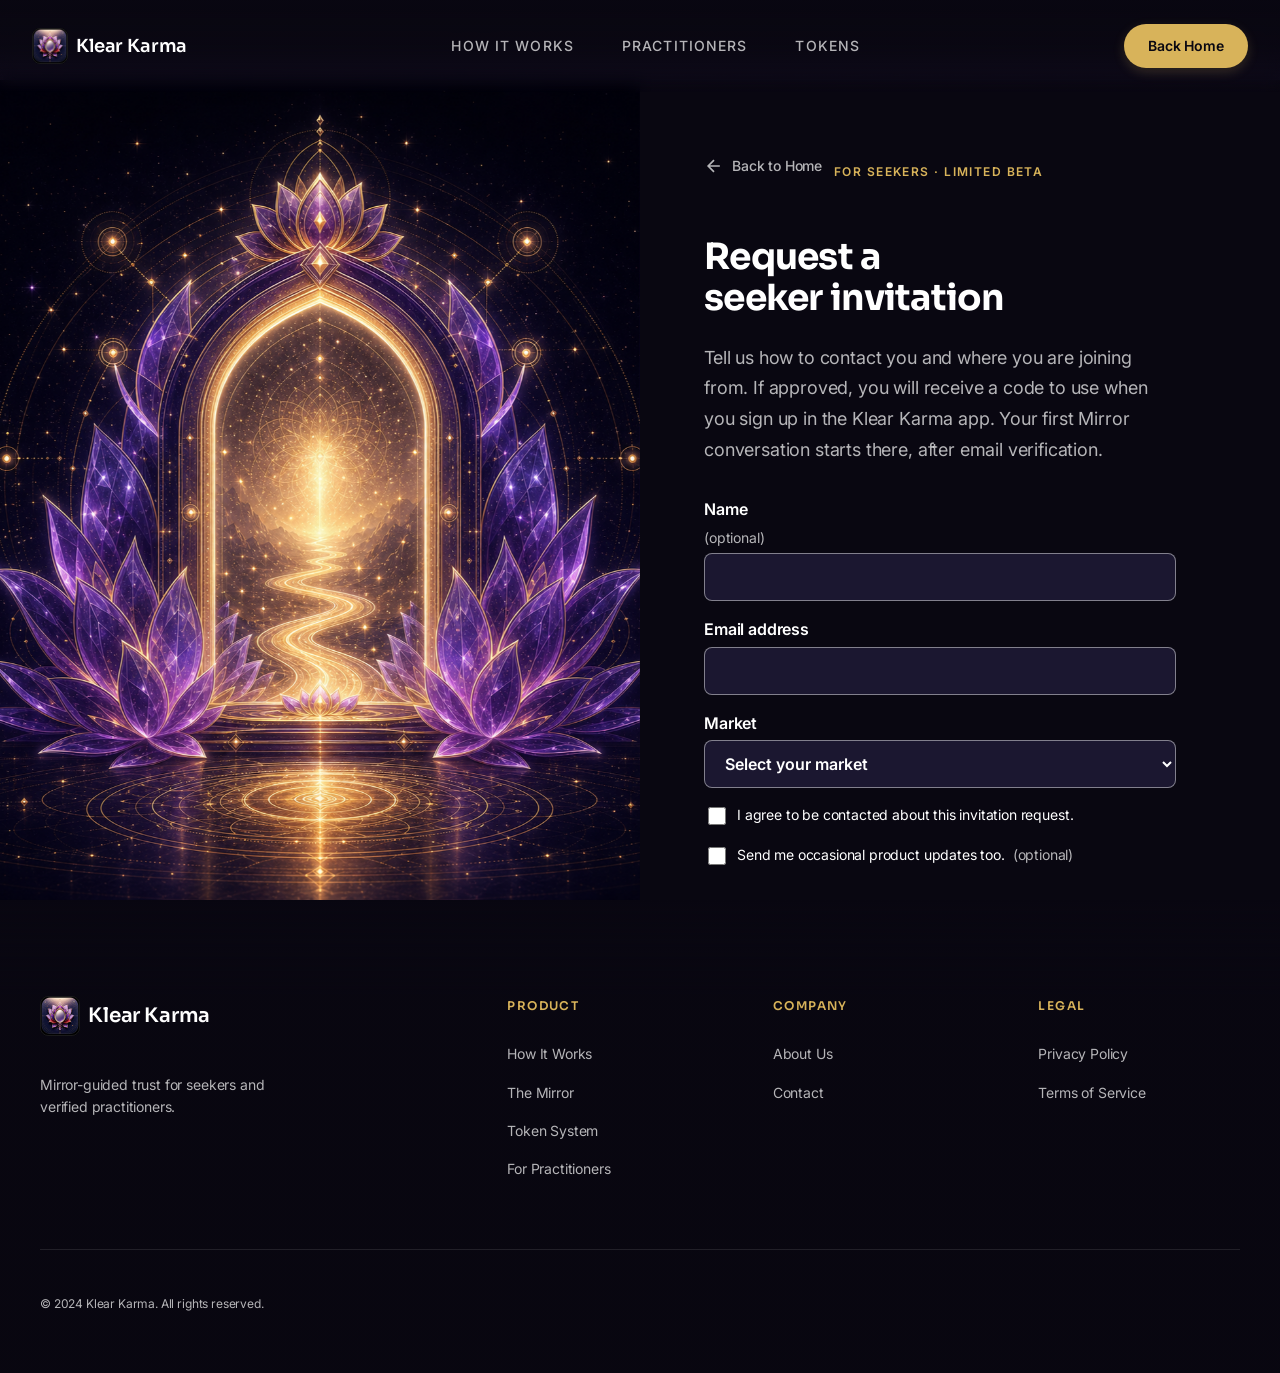
<file: site/begin-journey.html>
<!DOCTYPE html>
<html lang="en">
<head>
  <meta charset="UTF-8" />
  <meta name="viewport" content="width=device-width, initial-scale=1">
  <title>Begin Your Journey | Klear Karma</title>
  <meta name="description" content="Request a seeker invitation for the Klear Karma beta in India or Thailand." />
  
  <link rel="preconnect" href="https://fonts.googleapis.com">
  <link rel="preconnect" href="https://fonts.gstatic.com" crossorigin>
  <link href="https://fonts.googleapis.com/css2?family=Inter:wght@400;500;600&family=JetBrains+Mono:wght@500&family=Sora:wght@400;600;700&display=swap" rel="stylesheet">
  
  <link rel="stylesheet" type="text/css" href="css/base.css" />
  <link rel="stylesheet" type="text/css" href="css/detail-animations.css" />
  
  <script>document.documentElement.className="js";</script>
  
  <meta name="theme-color" content="#090711">
</head>
<body class="page detail-page">
  <!-- Navigation -->
  <div class="frame">
    <a href="index.html" class="frame__logo">
      <img src="img/app-icon.png" alt="Klear Karma" />
      <span>Klear Karma</span>
    </a>
    <nav class="frame__nav">
      <a href="how-it-works.html" class="frame__link">How It Works</a>
      <a href="practitioners.html" class="frame__link">Practitioners</a>
      <a href="tokens.html" class="frame__link">Tokens</a>
    </nav>
    <a href="index.html" class="frame__cta">Back Home</a>
  </div>

  <div class="detail-layout">
    <div class="detail-layout__left" style="background-image:url(img/detail/detail-4-begin-journey.png)"></div>
    
    <div class="detail-layout__right">
      <div class="detail-layout__content">
        <a href="index.html" class="detail__back">
          <svg width="24" height="24" viewBox="0 0 24 24" fill="none" stroke="currentColor" stroke-width="2">
            <path d="M19 12H5M12 19l-7-7 7-7"/>
          </svg>
          Back to Home
        </a>
        
        <span class="detail__label">For Seekers · Limited Beta</span>
        <h1 class="detail__title">Request a seeker invitation</h1>
        
        <p class="detail__desc">Tell us how to contact you and where you are joining from. If approved, you will receive a code to use when you sign up in the Klear Karma app. Your first Mirror conversation starts there, after email verification.</p>
        <p class="admission-form__privacy admission-form__unavailable">The invitation form needs JavaScript to load. Please enable it and reload this page.</p>

        <form class="admission-form" data-admission-form="seeker" action="https://api.klearkarma.space/api/marketing/waitlist" method="post">
          <div class="admission-form__fields">
            <label>Name <span class="admission-form__optional">(optional)</span>
              <input name="name" type="text" autocomplete="name" maxlength="120" />
            </label>
            <label>Email address
              <input name="email" type="email" autocomplete="email" maxlength="254" required />
            </label>
            <label>Market
              <select name="market" required>
                <option value="">Select your market</option>
                <option value="IN">India</option>
                <option value="TH">Thailand</option>
              </select>
            </label>
          </div>
          <label class="admission-form__check"><input name="consentContact" type="checkbox" required /> I agree to be contacted about this invitation request.</label>
          <label class="admission-form__check"><input name="consentMarketing" type="checkbox" /> Send me occasional product updates too. <span class="admission-form__optional">(optional)</span></label>
          <p class="admission-form__privacy">We use these details to review your request. Read our <a href="privacy-policy.html">privacy policy</a>. No birth details or personal reflections belong in this form.</p>
          <button class="detail__cta" type="submit">Request seeker invitation</button>
          <p class="admission-form__feedback" data-admission-feedback aria-live="polite"></p>
        </form>
        
        <div class="detail__screenshots">
          <img src="img/app/01-role-login-current-profile-start-mirror.png" alt="Get Started" class="detail__screenshot">
          <img src="img/app/2026-05-26-wallet-overview.jpg" alt="Wallet Overview" class="detail__screenshot">
          <img src="img/app/wallet-recharge-packages.jpg" alt="Recharge Packages" class="detail__screenshot">
        </div>
        
        <div class="detail__steps">
          <div class="detail__step">
            <div class="detail__step-num">1</div>
            <div>
              <h4>Request an invitation</h4>
              <p>Choose India or Thailand and share an email address for the review.</p>
            </div>
          </div>
          <div class="detail__step">
            <div class="detail__step-num">2</div>
            <div>
              <h4>Wait for review</h4>
              <p>A request is not a code. If approved, our team will contact you with one.</p>
            </div>
          </div>
          <div class="detail__step">
            <div class="detail__step-num">3</div>
            <div>
              <h4>Sign up in the app</h4>
              <p>Select seeker, enter your code and verify your email in the Klear Karma app.</p>
            </div>
          </div>
          <div class="detail__step">
            <div class="detail__step-num">4</div>
            <div>
              <h4>Begin your journey</h4>
              <p>Once your account is ready, explore Mirror and the support available to you.</p>
            </div>
          </div>
        </div>
        
        <p class="admission-form__privacy">Already have a seeker code? Open the Klear Karma app, choose seeker, and enter your code during sign up.</p>
      </div>
    </div>
  </div>
  
  <footer class="footer">
    <div class="footer__inner">
      <div class="footer__brand">
        <a href="index.html" class="footer__logo">
          <img src="img/app-icon.png" alt="Klear Karma" />
          <span>Klear Karma</span>
        </a>
        <p class="footer__tagline">Mirror-guided trust for seekers and verified practitioners.</p>
      </div>
      <div class="footer__section">
        <h4>Product</h4>
        <div class="footer__links">
          <a href="how-it-works.html" class="footer__link">How It Works</a>
          <a href="index.html" class="footer__link">The Mirror</a>
          <a href="tokens.html" class="footer__link">Token System</a>
          <a href="practitioners.html" class="footer__link">For Practitioners</a>
        </div>
      </div>
      <div class="footer__section">
        <h4>Company</h4>
        <div class="footer__links">
          <a href="#" class="footer__link">About Us</a>
          <a href="#" class="footer__link">Contact</a>
        </div>
      </div>
      <div class="footer__section">
        <h4>Legal</h4>
        <div class="footer__links">
          <a href="privacy-policy.html" class="footer__link">Privacy Policy</a>
          <a href="#" class="footer__link">Terms of Service</a>
        </div>
      </div>
    </div>
    <div class="footer__bottom">
      <p class="footer__copyright">&copy; 2024 Klear Karma. All rights reserved.</p>
    </div>
  </footer>
  <script type="module" src="js/admissions.js"></script>
</body>
</html>
</file>
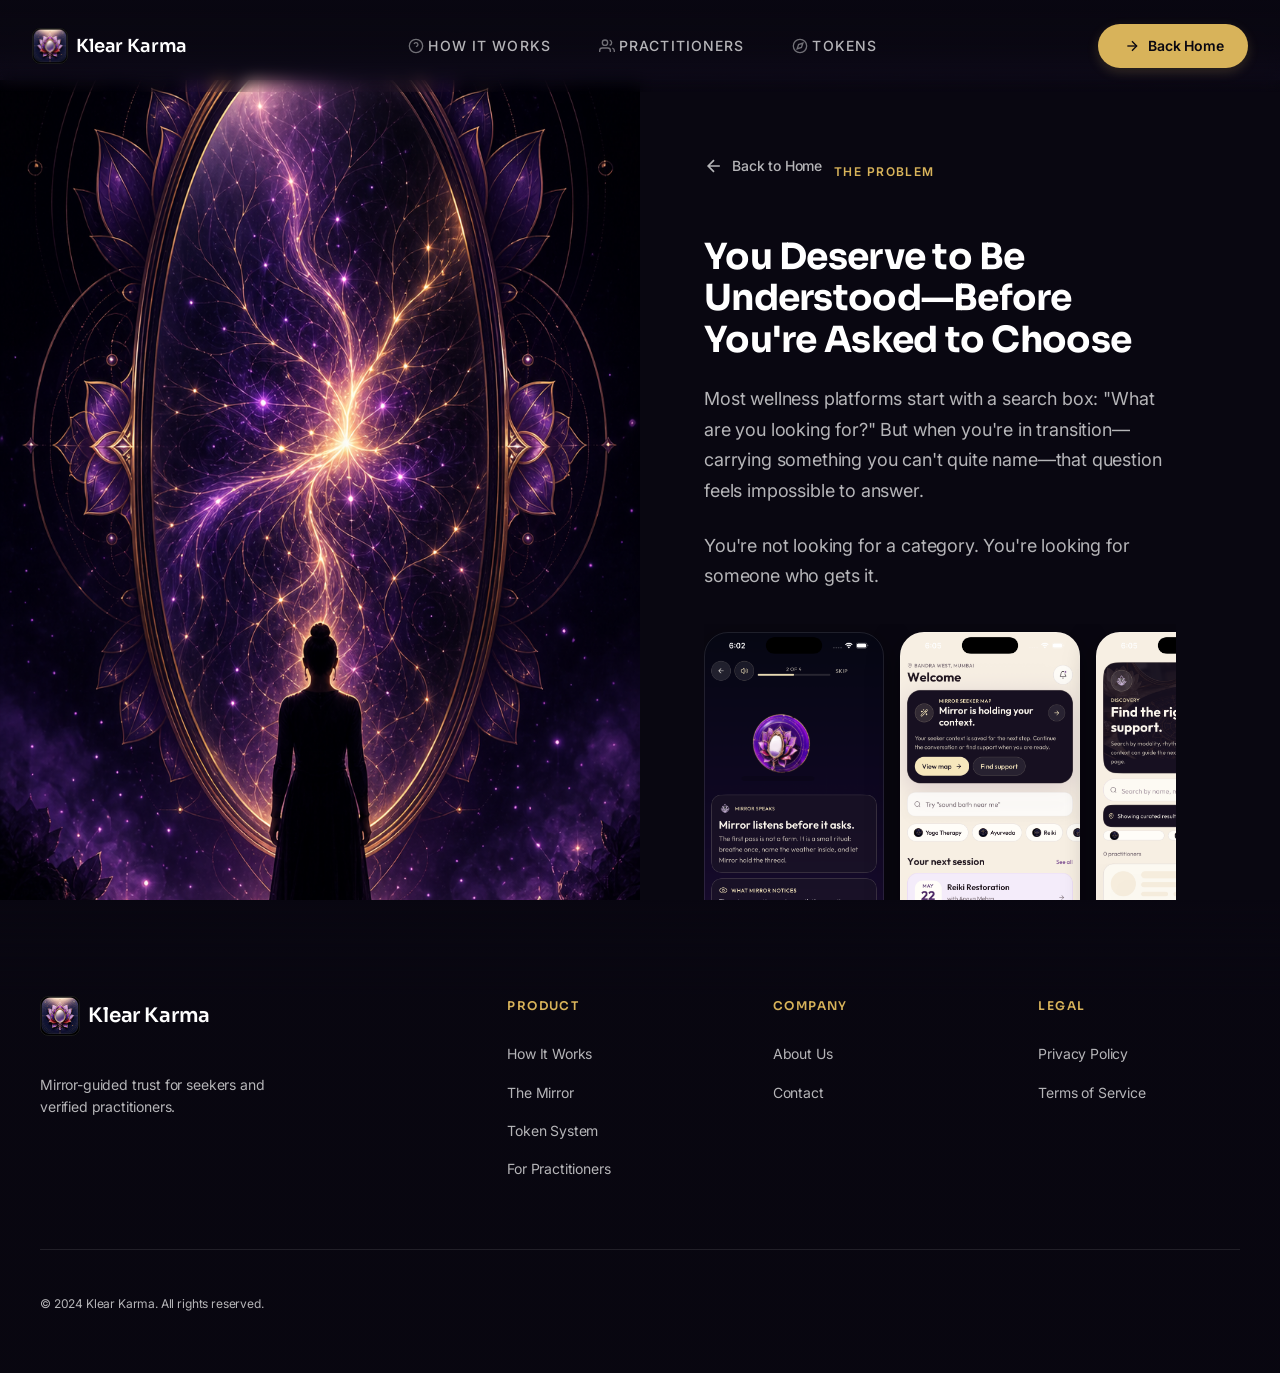
<file: site/feel-seen.html>
<!DOCTYPE html>
<html lang="en">
<head>
  <meta charset="UTF-8" />
  <meta name="viewport" content="width=device-width, initial-scale=1">
  <title>Feel Seen First | Klear Karma</title>
  <meta name="description" content="Most wellness platforms start with a search box. But when you're carrying something you can't quite name, that question feels impossible to answer." />
  
  <link rel="preconnect" href="https://fonts.googleapis.com">
  <link rel="preconnect" href="https://fonts.gstatic.com" crossorigin>
  <link href="https://fonts.googleapis.com/css2?family=Inter:wght@400;500;600&family=JetBrains+Mono:wght@500&family=Sora:wght@400;600;700&display=swap" rel="stylesheet">
  
  <link rel="stylesheet" type="text/css" href="css/base.css" />
  <link rel="stylesheet" type="text/css" href="css/detail-animations.css" />
  
  <script>document.documentElement.className="js";</script>
  
  <meta name="theme-color" content="#090711">
</head>
<body class="page detail-page">
  <!-- Navigation -->
  <div class="frame">
    <a href="index.html" class="frame__logo">
      <img src="img/app-icon.png" alt="Klear Karma" />
      <span>Klear Karma</span>
    </a>
    <nav class="frame__nav">
      <a href="how-it-works.html" class="frame__link">
        <svg viewBox="0 0 24 24" fill="none" stroke="currentColor" stroke-width="2">
          <circle cx="12" cy="12" r="10"/>
          <path d="M9.09 9a3 3 0 0 1 5.83 1c0 2-3 3-3 3"/>
          <line x1="12" y1="17" x2="12.01" y2="17"/>
        </svg>
        How It Works
      </a>
      <a href="practitioners.html" class="frame__link">
        <svg viewBox="0 0 24 24" fill="none" stroke="currentColor" stroke-width="2">
          <path d="M17 21v-2a4 4 0 0 0-4-4H5a4 4 0 0 0-4 4v2"/>
          <circle cx="9" cy="7" r="4"/>
          <path d="M23 21v-2a4 4 0 0 0-3-3.87"/>
          <path d="M16 3.13a4 4 0 0 1 0 7.75"/>
        </svg>
        Practitioners
      </a>
      <a href="tokens.html" class="frame__link">
        <svg viewBox="0 0 24 24" fill="none" stroke="currentColor" stroke-width="2">
          <circle cx="12" cy="12" r="10"/>
          <polygon points="16.24 7.76 14.12 14.12 7.76 16.24 9.88 9.88 16.24 7.76"/>
        </svg>
        Tokens
      </a>
    </nav>
    <a href="index.html" class="frame__cta">
      <svg viewBox="0 0 24 24" fill="none" stroke="currentColor" stroke-width="2">
        <path d="M5 12h14"/>
        <path d="M12 5l7 7-7 7"/>
      </svg>
      Back Home
    </a>
  </div>

  <div class="detail-layout">
    <div class="detail-layout__left" style="background-image:url(img/detail/detail-0-feel-seen.png)"></div>
    
    <div class="detail-layout__right">
      <div class="detail-layout__content">
        <a href="index.html" class="detail__back">
          <svg width="24" height="24" viewBox="0 0 24 24" fill="none" stroke="currentColor" stroke-width="2">
            <path d="M19 12H5M12 19l-7-7 7-7"/>
          </svg>
          Back to Home
        </a>
        
        <span class="detail__label">The Problem</span>
        <h2 class="detail__title">You Deserve to Be Understood—Before You're Asked to Choose</h2>
        
        <p class="detail__desc">Most wellness platforms start with a search box: "What are you looking for?" But when you're in transition—carrying something you can't quite name—that question feels impossible to answer.</p>
        
        <p class="detail__desc">You're not looking for a category. You're looking for someone who gets it.</p>
        
        <div class="detail__screenshots">
          <img src="img/app/02-traveler-profile-setup-mirror-listening.png" alt="Mirror Listening" class="detail__screenshot">
          <img src="img/app/05-browse-home-mirror-context.png" alt="Browse with Context" class="detail__screenshot">
          <img src="img/app/06-browse-search.png" alt="Search Results" class="detail__screenshot">
        </div>
        
        <div class="detail__features">
          <div class="detail__feature">
            <h4>No Endless Scrolling</h4>
            <p>We don't ask you to browse hundreds of profiles hoping to find the right one.</p>
          </div>
          <div class="detail__feature">
            <h4>No Cold Bookings</h4>
            <p>You'll never pay for a session without feeling confident it's the right fit.</p>
          </div>
          <div class="detail__feature">
            <h4>Context First</h4>
            <p>Mirror listens to what you're carrying before suggesting where to go.</p>
          </div>
        </div>
        
        <a href="resonance-map.html" class="detail__cta">
          Next: Your Resonance Map
          <svg viewBox="0 0 24 24" fill="none" stroke="currentColor" stroke-width="2">
            <path d="M5 12h14M12 5l7 7-7 7"/>
          </svg>
        </a>
      </div>
    </div>
  </div>
  
  <!-- Footer -->
  <footer class="footer">
    <div class="footer__inner">
      <div class="footer__brand">
        <a href="index.html" class="footer__logo">
          <img src="img/app-icon.png" alt="Klear Karma" />
          <span>Klear Karma</span>
        </a>
        <p class="footer__tagline">Mirror-guided trust for seekers and verified practitioners.</p>
      </div>
      
      <div class="footer__section">
        <h4>Product</h4>
        <div class="footer__links">
          <a href="how-it-works.html" class="footer__link">How It Works</a>
          <a href="index.html" class="footer__link">The Mirror</a>
          <a href="tokens.html" class="footer__link">Token System</a>
          <a href="practitioners.html" class="footer__link">For Practitioners</a>
        </div>
      </div>
      
      <div class="footer__section">
        <h4>Company</h4>
        <div class="footer__links">
          <a href="#" class="footer__link">About Us</a>
          <a href="#" class="footer__link">Contact</a>
        </div>
      </div>
      
      <div class="footer__section">
        <h4>Legal</h4>
        <div class="footer__links">
          <a href="privacy-policy.html" class="footer__link">Privacy Policy</a>
          <a href="#" class="footer__link">Terms of Service</a>
        </div>
      </div>
    </div>
    
    <div class="footer__bottom">
      <p class="footer__copyright">&copy; 2024 Klear Karma. All rights reserved.</p>
    </div>
  </footer>
</body>
</html>
</file>
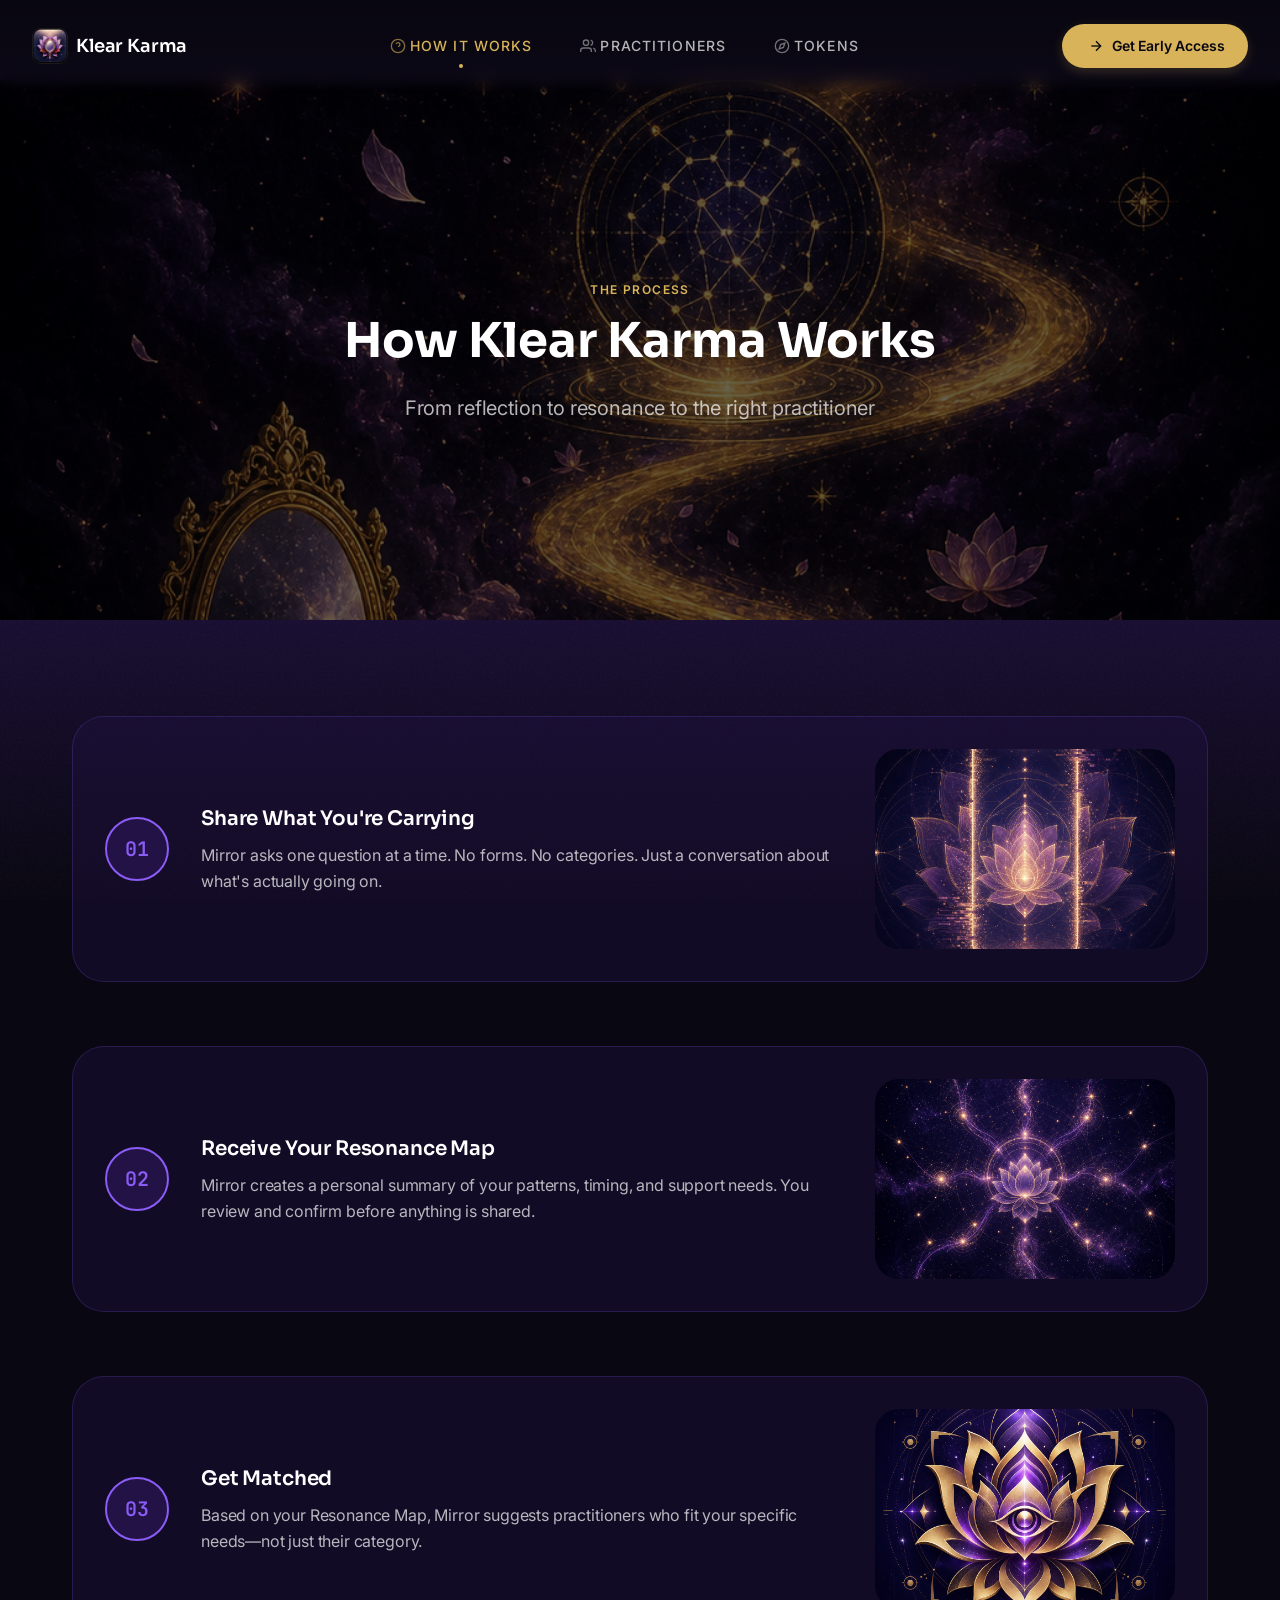
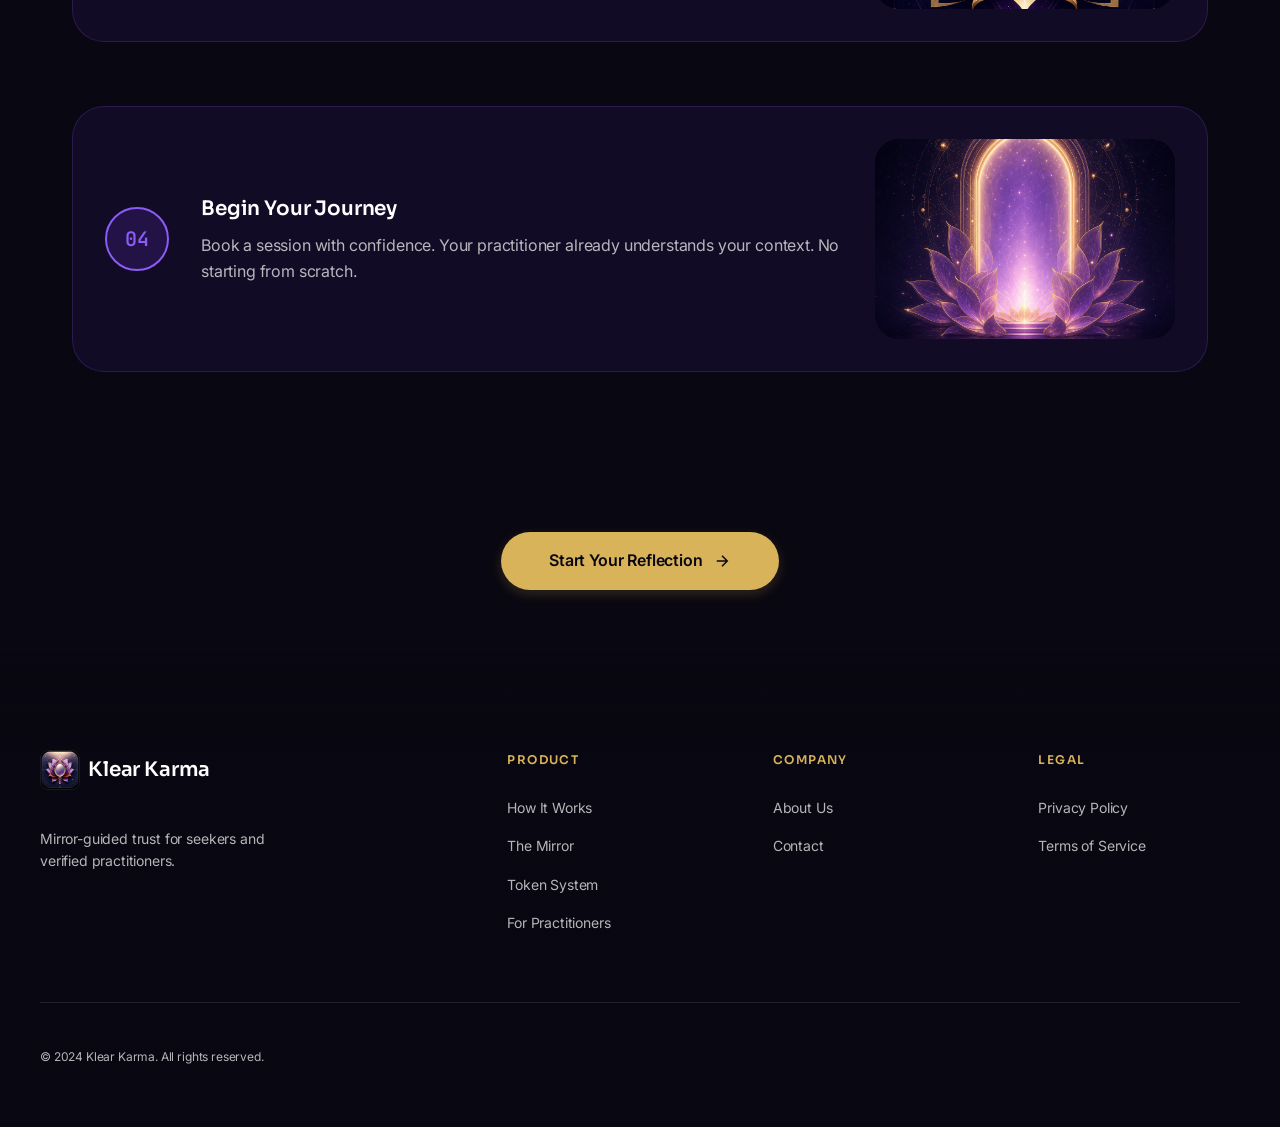
<file: site/how-it-works.html>
<!DOCTYPE html>
<html lang="en">
<head>
  <meta charset="UTF-8" />
  <meta name="viewport" content="width=device-width, initial-scale=1">
  <title>How It Works | Klear Karma</title>
  <meta name="description" content="Mirror understands what you're carrying before suggesting where to go." />
  
  <link rel="preconnect" href="https://fonts.googleapis.com">
  <link rel="preconnect" href="https://fonts.gstatic.com" crossorigin>
  <link href="https://fonts.googleapis.com/css2?family=Inter:wght@400;500;600&family=JetBrains+Mono:wght@500&family=Sora:wght@400;600;700&display=swap" rel="stylesheet">
  
  <link rel="stylesheet" type="text/css" href="css/base.css" />
  
  <script>document.documentElement.className="js";</script>
  
  <meta name="theme-color" content="#090711">
</head>
<body>
  <main class="page">
    <!-- Navigation -->
    <div class="frame">
      <a href="/" class="frame__logo">
        <img src="img/app-icon.png" alt="Klear Karma" />
        <span>Klear Karma</span>
      </a>
      <nav class="frame__nav">
        <a href="how-it-works.html" class="frame__link is-active">
          <svg viewBox="0 0 24 24" fill="none" stroke="currentColor" stroke-width="2">
            <circle cx="12" cy="12" r="10"/>
            <path d="M9.09 9a3 3 0 0 1 5.83 1c0 2-3 3-3 3"/>
            <line x1="12" y1="17" x2="12.01" y2="17"/>
          </svg>
          How It Works
        </a>
        <a href="practitioners.html" class="frame__link">
          <svg viewBox="0 0 24 24" fill="none" stroke="currentColor" stroke-width="2">
            <path d="M17 21v-2a4 4 0 0 0-4-4H5a4 4 0 0 0-4 4v2"/>
            <circle cx="9" cy="7" r="4"/>
            <path d="M23 21v-2a4 4 0 0 0-3-3.87"/>
            <path d="M16 3.13a4 4 0 0 1 0 7.75"/>
          </svg>
          Practitioners
        </a>
        <a href="tokens.html" class="frame__link">
          <svg viewBox="0 0 24 24" fill="none" stroke="currentColor" stroke-width="2">
            <circle cx="12" cy="12" r="10"/>
            <polygon points="16.24 7.76 14.12 14.12 7.76 16.24 9.88 9.88 16.24 7.76"/>
          </svg>
          Tokens
        </a>
      </nav>
      <a href="/" class="frame__cta">
        <svg viewBox="0 0 24 24" fill="none" stroke="currentColor" stroke-width="2">
          <path d="M5 12h14"/>
          <path d="M12 5l7 7-7 7"/>
        </svg>
        Get Early Access
      </a>
    </div>
    
    <!-- Page Content -->
    <div class="page__content">
      <div class="page__hero">
        <div class="page__hero-bg" style="background-image:url(img/how-it-works-bg.png)"></div>
        <div class="page__hero-inner">
          <span class="page__label">The Process</span>
          <h1 class="page__title">How Klear Karma Works</h1>
          <p class="page__subtitle">From reflection to resonance to the right practitioner</p>
        </div>
      </div>
      
      <div class="page__steps">
        <div class="page__step">
          <div class="page__step-num">01</div>
          <div class="page__step-content">
            <h3>Share What You're Carrying</h3>
            <p>Mirror asks one question at a time. No forms. No categories. Just a conversation about what's actually going on.</p>
          </div>
          <div class="page__step-img" style="background-image:url(img/card-app.png)"></div>
        </div>
        
        <div class="page__step">
          <div class="page__step-num">02</div>
          <div class="page__step-content">
            <h3>Receive Your Resonance Map</h3>
            <p>Mirror creates a personal summary of your patterns, timing, and support needs. You review and confirm before anything is shared.</p>
          </div>
          <div class="page__step-img" style="background-image:url(img/card-map.png)"></div>
        </div>
        
        <div class="page__step">
          <div class="page__step-num">03</div>
          <div class="page__step-content">
            <h3>Get Matched</h3>
            <p>Based on your Resonance Map, Mirror suggests practitioners who fit your specific needs—not just their category.</p>
          </div>
          <div class="page__step-img" style="background-image:url(img/card-brand.png)"></div>
        </div>
        
        <div class="page__step">
          <div class="page__step-num">04</div>
          <div class="page__step-content">
            <h3>Begin Your Journey</h3>
            <p>Book a session with confidence. Your practitioner already understands your context. No starting from scratch.</p>
          </div>
          <div class="page__step-img" style="background-image:url(img/card-onboarding.png)"></div>
        </div>
      </div>
      
      <div class="page__cta">
        <a href="/" class="detail__cta">
          Start Your Reflection
          <svg viewBox="0 0 24 24" fill="none" stroke="currentColor" stroke-width="2">
            <path d="M5 12h14M12 5l7 7-7 7"/>
          </svg>
        </a>
      </div>
    </div>
    
    <!-- Footer -->
    <footer class="footer">
      <div class="footer__inner">
        <div class="footer__brand">
          <a href="/" class="footer__logo">
            <img src="img/app-icon.png" alt="Klear Karma" />
            <span>Klear Karma</span>
          </a>
          <p class="footer__tagline">Mirror-guided trust for seekers and verified practitioners.</p>
        </div>
        
        <div class="footer__section">
          <h4>Product</h4>
          <div class="footer__links">
            <a href="how-it-works.html" class="footer__link">How It Works</a>
            <a href="/" class="footer__link">The Mirror</a>
            <a href="tokens.html" class="footer__link">Token System</a>
            <a href="practitioners.html" class="footer__link">For Practitioners</a>
          </div>
        </div>
        
        <div class="footer__section">
          <h4>Company</h4>
          <div class="footer__links">
            <a href="#" class="footer__link">About Us</a>
            <a href="#" class="footer__link">Contact</a>
          </div>
        </div>
        
        <div class="footer__section">
          <h4>Legal</h4>
          <div class="footer__links">
            <a href="privacy-policy.html" class="footer__link">Privacy Policy</a>
            <a href="#" class="footer__link">Terms of Service</a>
          </div>
        </div>
      </div>
      
      <div class="footer__bottom">
        <p class="footer__copyright">&copy; 2024 Klear Karma. All rights reserved.</p>
      </div>
    </footer>
  </main>
</body>
</html>
</file>
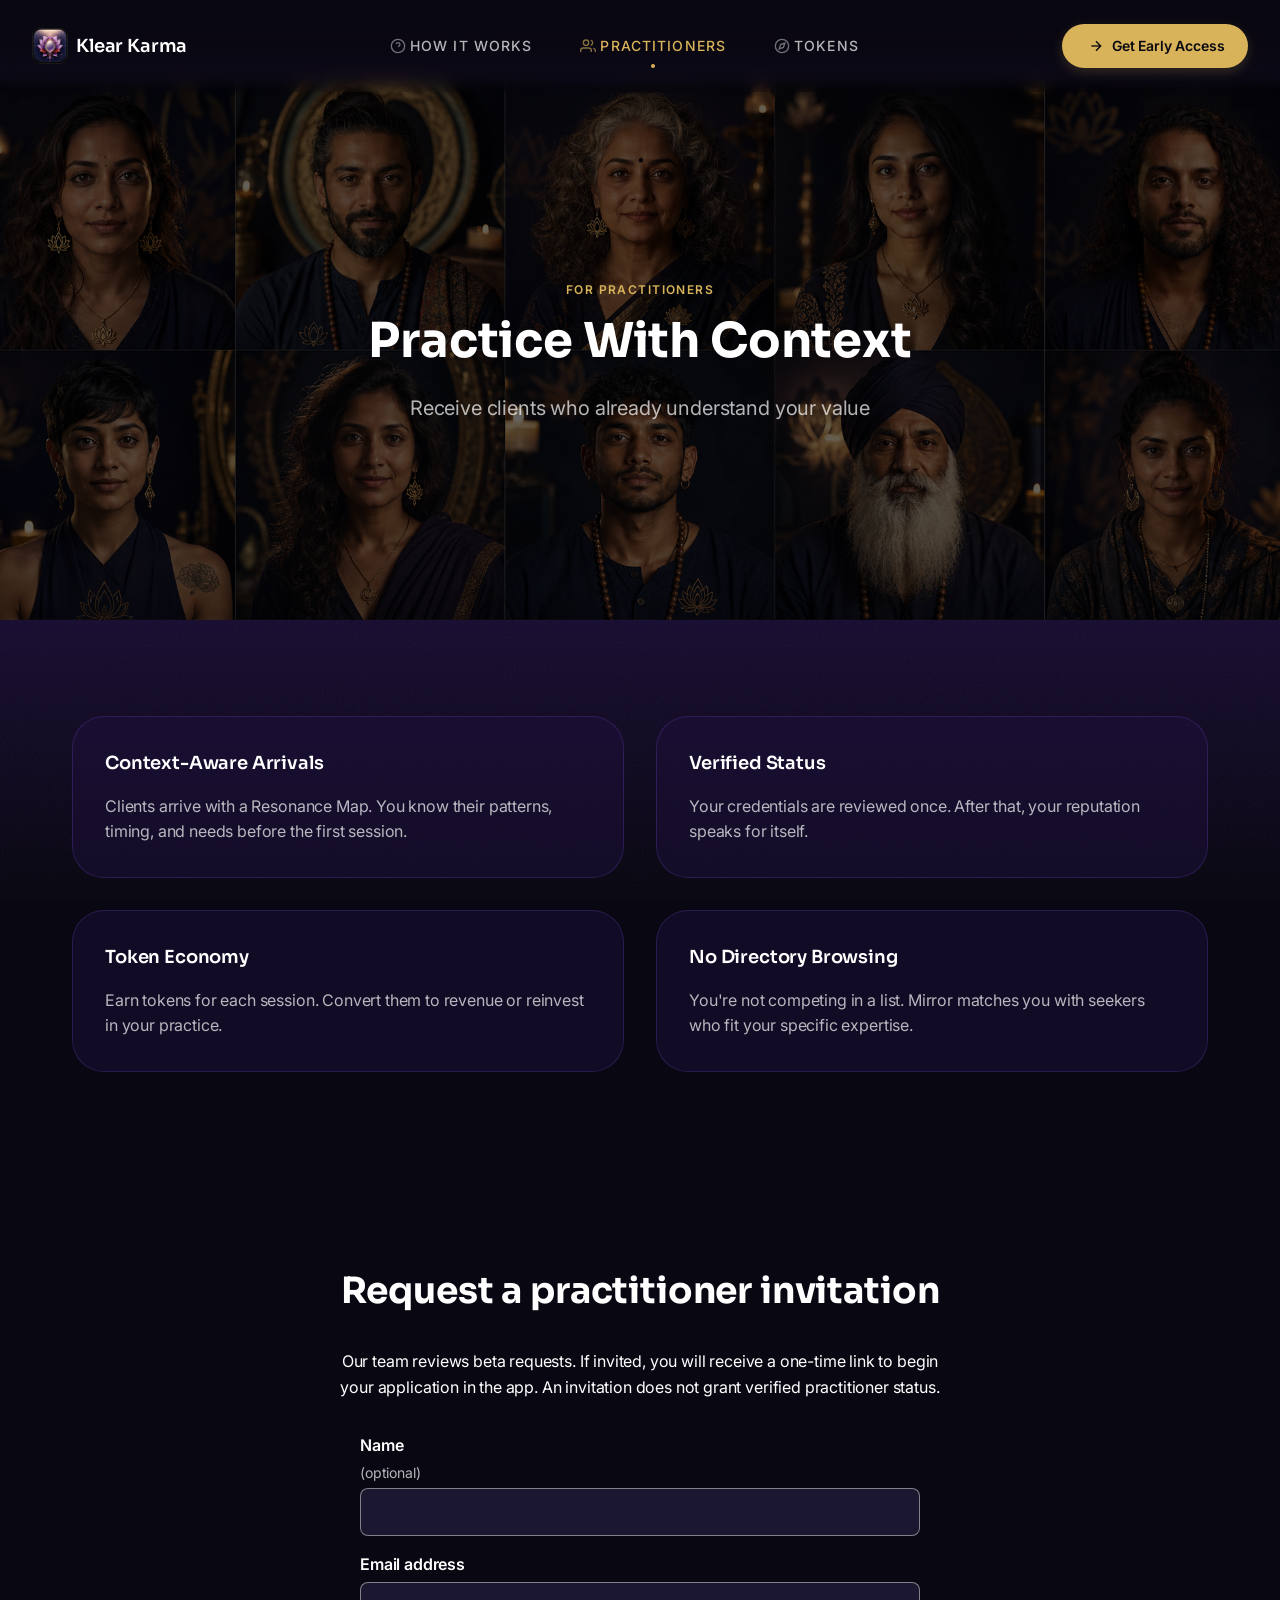
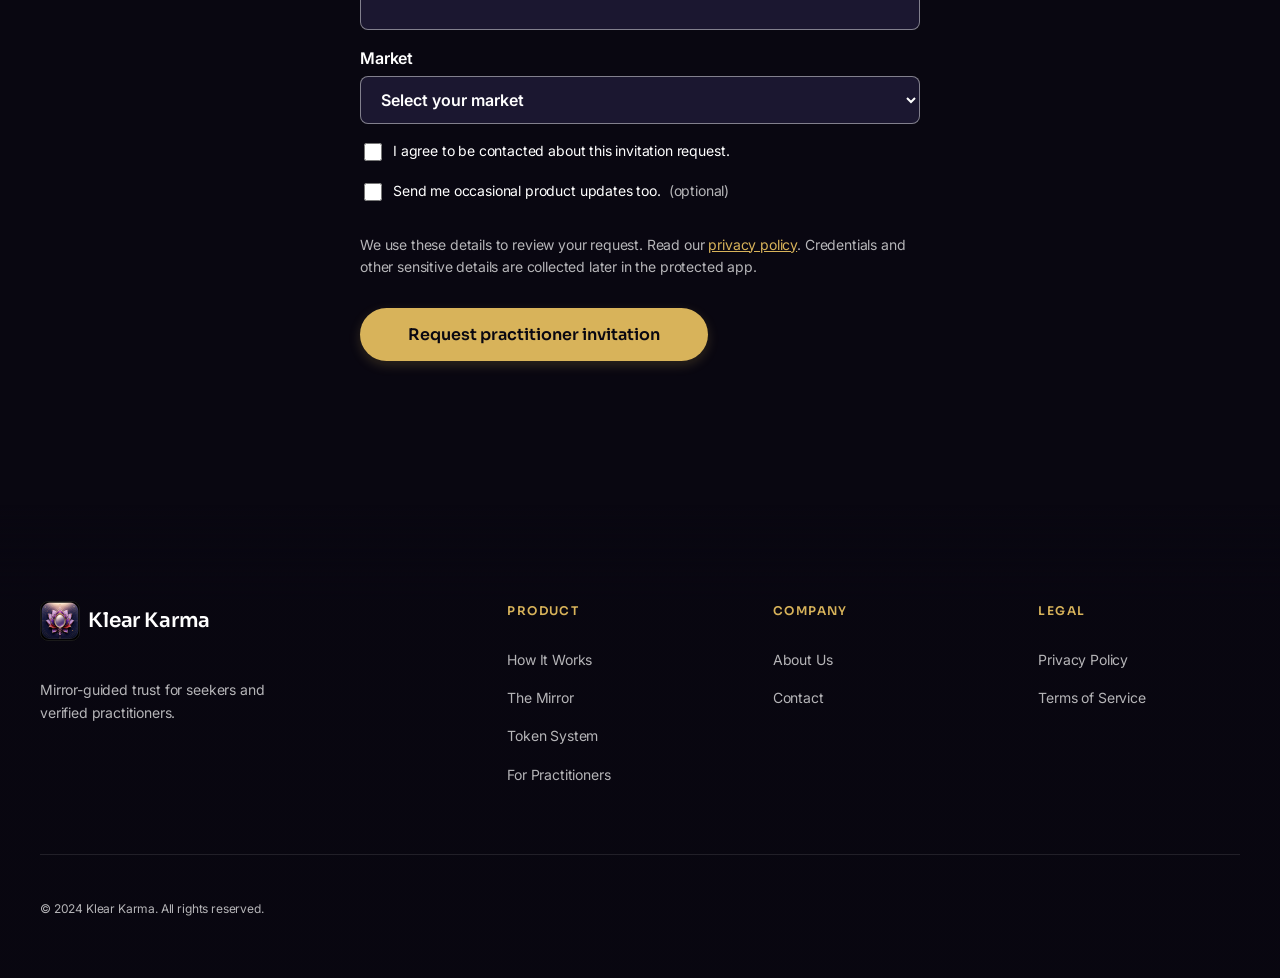
<file: site/practitioners.html>
<!DOCTYPE html>
<html lang="en">
<head>
  <meta charset="UTF-8" />
  <meta name="viewport" content="width=device-width, initial-scale=1">
  <title>For Practitioners | Klear Karma</title>
  <meta name="description" content="Join Klear Karma as a verified practitioner. Receive context-aware client connections." />
  
  <link rel="preconnect" href="https://fonts.googleapis.com">
  <link rel="preconnect" href="https://fonts.gstatic.com" crossorigin>
  <link href="https://fonts.googleapis.com/css2?family=Inter:wght@400;500;600&family=JetBrains+Mono:wght@500&family=Sora:wght@400;600;700&display=swap" rel="stylesheet">
  
  <link rel="stylesheet" type="text/css" href="css/base.css" />
  
  <script>document.documentElement.className="js";</script>
  
  <meta name="theme-color" content="#090711">
</head>
<body>
  <main class="page">
    <!-- Navigation -->
    <div class="frame">
      <a href="/" class="frame__logo">
        <img src="img/app-icon.png" alt="Klear Karma" />
        <span>Klear Karma</span>
      </a>
      <nav class="frame__nav">
        <a href="how-it-works.html" class="frame__link">
          <svg viewBox="0 0 24 24" fill="none" stroke="currentColor" stroke-width="2">
            <circle cx="12" cy="12" r="10"/>
            <path d="M9.09 9a3 3 0 0 1 5.83 1c0 2-3 3-3 3"/>
            <line x1="12" y1="17" x2="12.01" y2="17"/>
          </svg>
          How It Works
        </a>
        <a href="practitioners.html" class="frame__link is-active">
          <svg viewBox="0 0 24 24" fill="none" stroke="currentColor" stroke-width="2">
            <path d="M17 21v-2a4 4 0 0 0-4-4H5a4 4 0 0 0-4 4v2"/>
            <circle cx="9" cy="7" r="4"/>
            <path d="M23 21v-2a4 4 0 0 0-3-3.87"/>
            <path d="M16 3.13a4 4 0 0 1 0 7.75"/>
          </svg>
          Practitioners
        </a>
        <a href="tokens.html" class="frame__link">
          <svg viewBox="0 0 24 24" fill="none" stroke="currentColor" stroke-width="2">
            <circle cx="12" cy="12" r="10"/>
            <polygon points="16.24 7.76 14.12 14.12 7.76 16.24 9.88 9.88 16.24 7.76"/>
          </svg>
          Tokens
        </a>
      </nav>
      <a href="#apply" class="frame__cta">
        <svg viewBox="0 0 24 24" fill="none" stroke="currentColor" stroke-width="2">
          <path d="M5 12h14"/>
          <path d="M12 5l7 7-7 7"/>
        </svg>
        Get Early Access
      </a>
    </div>
    
    <!-- Page Content -->
    <div class="page__content">
      <div class="page__hero">
        <div class="page__hero-bg" style="background-image:url(img/experiential/practitioner-portrait.png)"></div>
        <div class="page__hero-inner">
          <span class="page__label">For Practitioners</span>
          <h1 class="page__title">Practice With Context</h1>
          <p class="page__subtitle">Receive clients who already understand your value</p>
        </div>
      </div>
      
      <div class="page__features">
        <div class="page__feature">
          <h3>Context-Aware Arrivals</h3>
          <p>Clients arrive with a Resonance Map. You know their patterns, timing, and needs before the first session.</p>
        </div>
        
        <div class="page__feature">
          <h3>Verified Status</h3>
          <p>Your credentials are reviewed once. After that, your reputation speaks for itself.</p>
        </div>
        
        <div class="page__feature">
          <h3>Token Economy</h3>
          <p>Earn tokens for each session. Convert them to revenue or reinvest in your practice.</p>
        </div>
        
        <div class="page__feature">
          <h3>No Directory Browsing</h3>
          <p>You're not competing in a list. Mirror matches you with seekers who fit your specific expertise.</p>
        </div>
      </div>
      
      <div class="page__cta" id="apply">
        <div class="admission-form__intro">
          <h2>Request a practitioner invitation</h2>
          <p>Our team reviews beta requests. If invited, you will receive a one-time link to begin your application in the app. An invitation does not grant verified practitioner status.</p>
        </div>
        <p class="admission-form__privacy admission-form__unavailable">The invitation form needs JavaScript to load. Please enable it and reload this page.</p>
        <form class="admission-form" data-admission-form="practitioner" action="https://api.klearkarma.space/api/marketing/waitlist" method="post">
          <div class="admission-form__fields">
            <label>Name <span class="admission-form__optional">(optional)</span>
              <input name="name" type="text" autocomplete="name" maxlength="120" />
            </label>
            <label>Email address
              <input name="email" type="email" autocomplete="email" maxlength="254" required />
            </label>
            <label>Market
              <select name="market" required>
                <option value="">Select your market</option>
                <option value="IN">India</option>
                <option value="TH">Thailand</option>
              </select>
            </label>
          </div>
          <label class="admission-form__check"><input name="consentContact" type="checkbox" required /> I agree to be contacted about this invitation request.</label>
          <label class="admission-form__check"><input name="consentMarketing" type="checkbox" /> Send me occasional product updates too. <span class="admission-form__optional">(optional)</span></label>
          <p class="admission-form__privacy">We use these details to review your request. Read our <a href="privacy-policy.html">privacy policy</a>. Credentials and other sensitive details are collected later in the protected app.</p>
          <button class="detail__cta" type="submit">Request practitioner invitation</button>
          <p class="admission-form__feedback" data-admission-feedback aria-live="polite"></p>
        </form>
      </div>
    </div>
    
    <!-- Footer -->
    <footer class="footer">
      <div class="footer__inner">
        <div class="footer__brand">
          <a href="/" class="footer__logo">
            <img src="img/app-icon.png" alt="Klear Karma" />
            <span>Klear Karma</span>
          </a>
          <p class="footer__tagline">Mirror-guided trust for seekers and verified practitioners.</p>
        </div>
        
        <div class="footer__section">
          <h4>Product</h4>
          <div class="footer__links">
            <a href="how-it-works.html" class="footer__link">How It Works</a>
            <a href="/" class="footer__link">The Mirror</a>
            <a href="tokens.html" class="footer__link">Token System</a>
            <a href="practitioners.html" class="footer__link">For Practitioners</a>
          </div>
        </div>
        
        <div class="footer__section">
          <h4>Company</h4>
          <div class="footer__links">
            <a href="#" class="footer__link">About Us</a>
            <a href="#" class="footer__link">Contact</a>
          </div>
        </div>
        
        <div class="footer__section">
          <h4>Legal</h4>
          <div class="footer__links">
            <a href="privacy-policy.html" class="footer__link">Privacy Policy</a>
            <a href="#" class="footer__link">Terms of Service</a>
          </div>
        </div>
      </div>
      
      <div class="footer__bottom">
        <p class="footer__copyright">&copy; 2024 Klear Karma. All rights reserved.</p>
      </div>
    </footer>
  </main>
  <script type="module" src="js/admissions.js"></script>
</body>
</html>
</file>
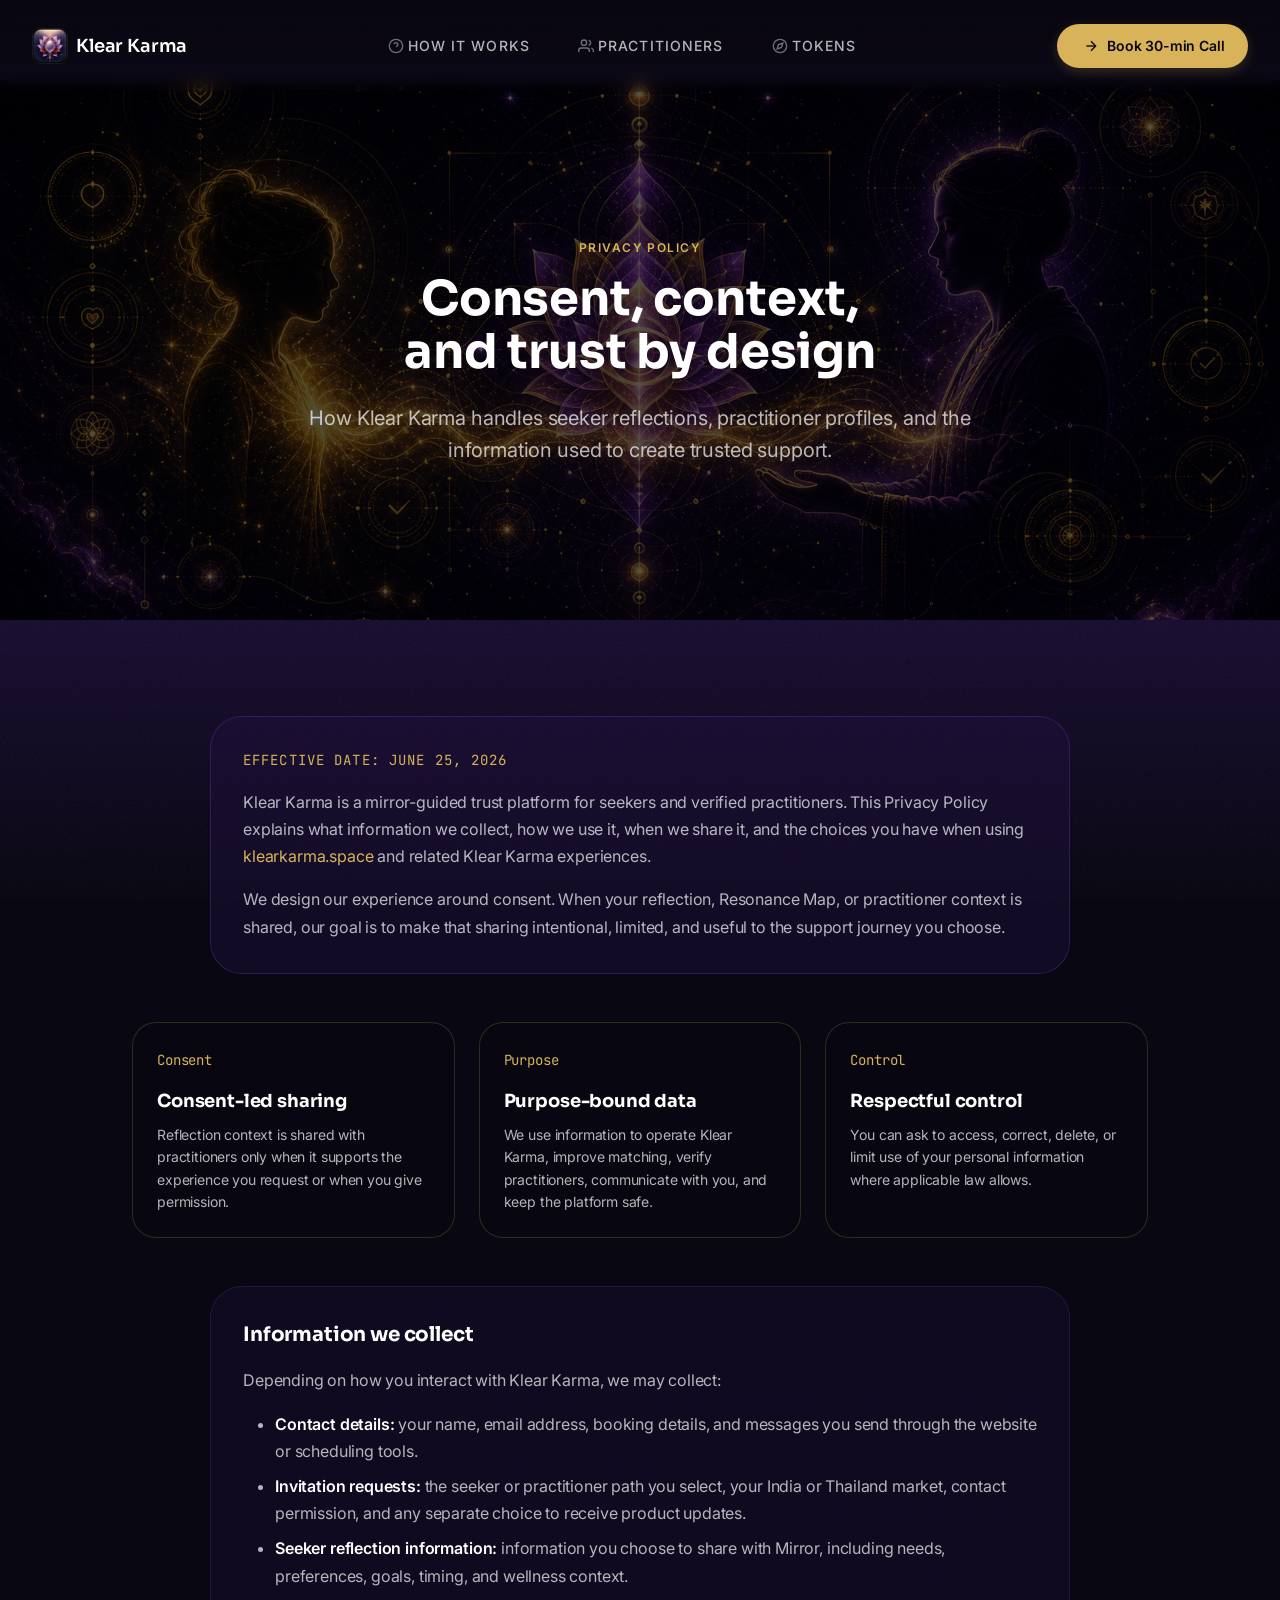
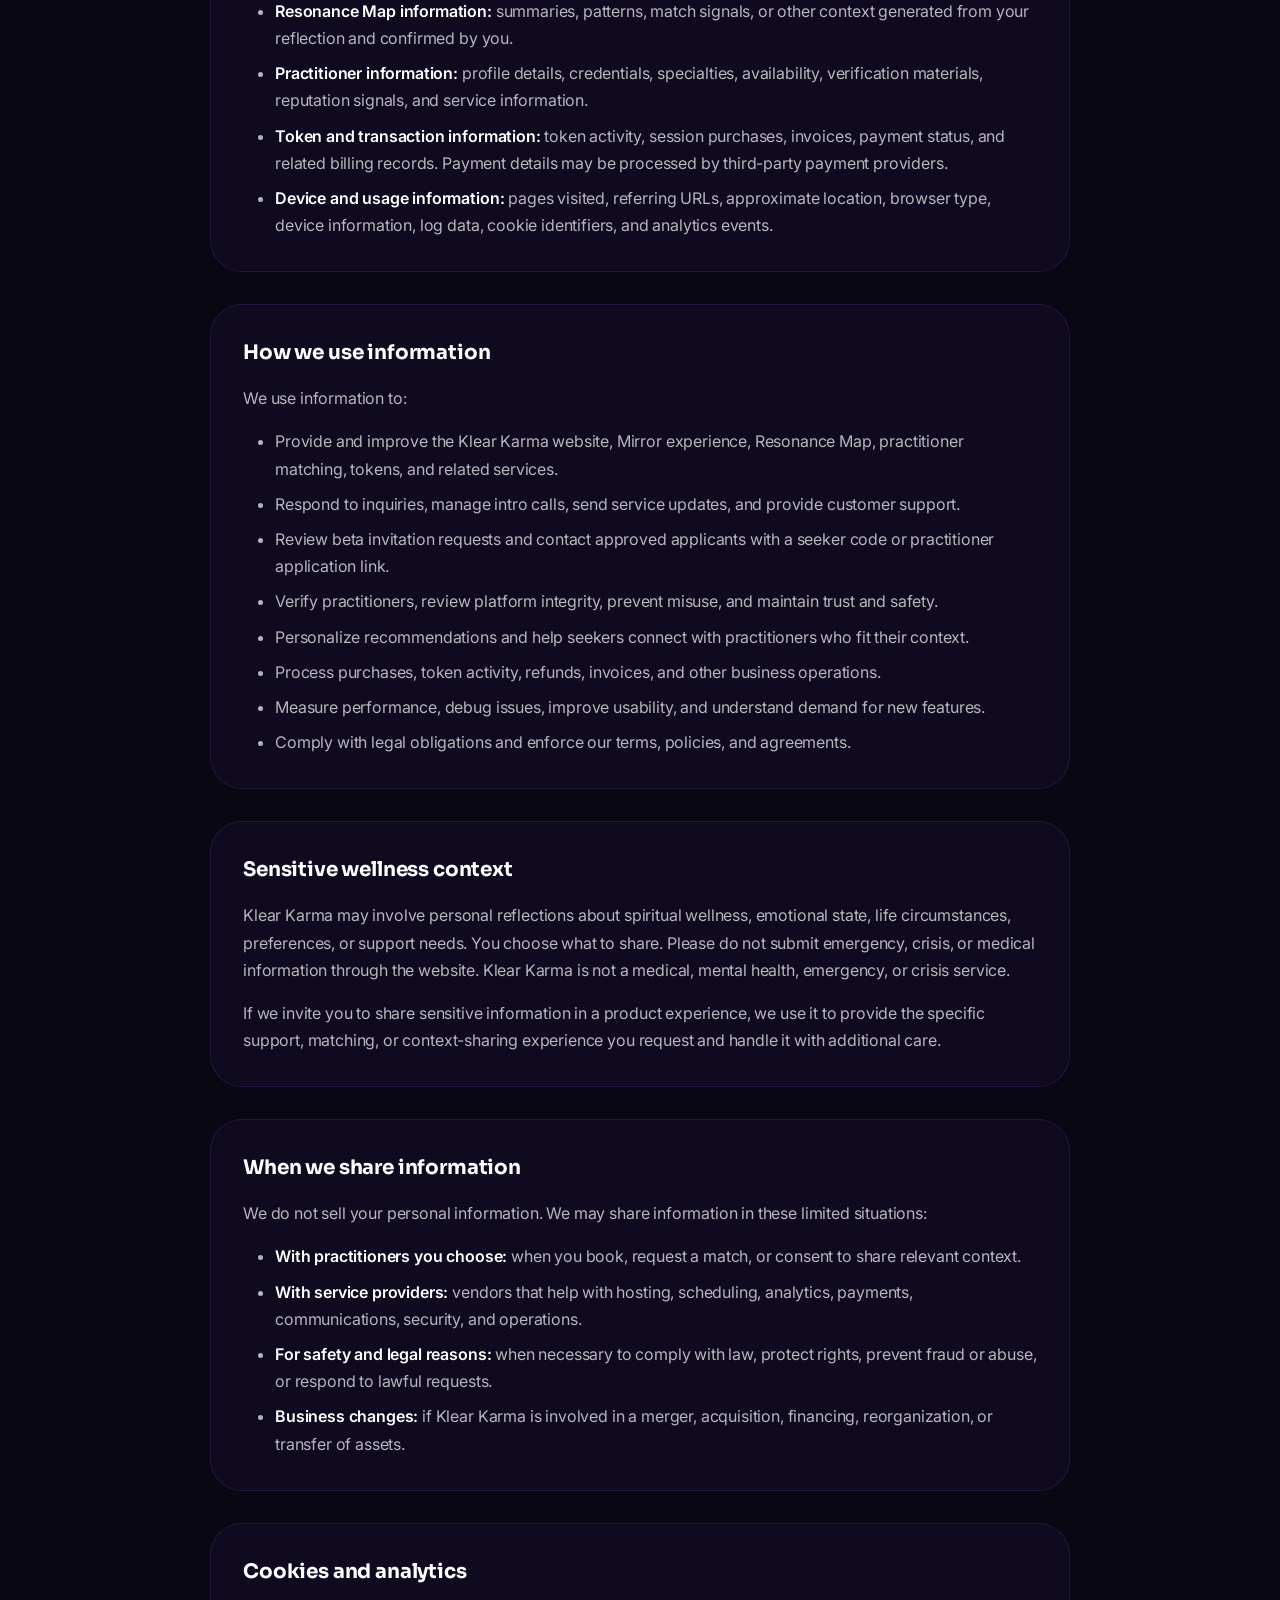
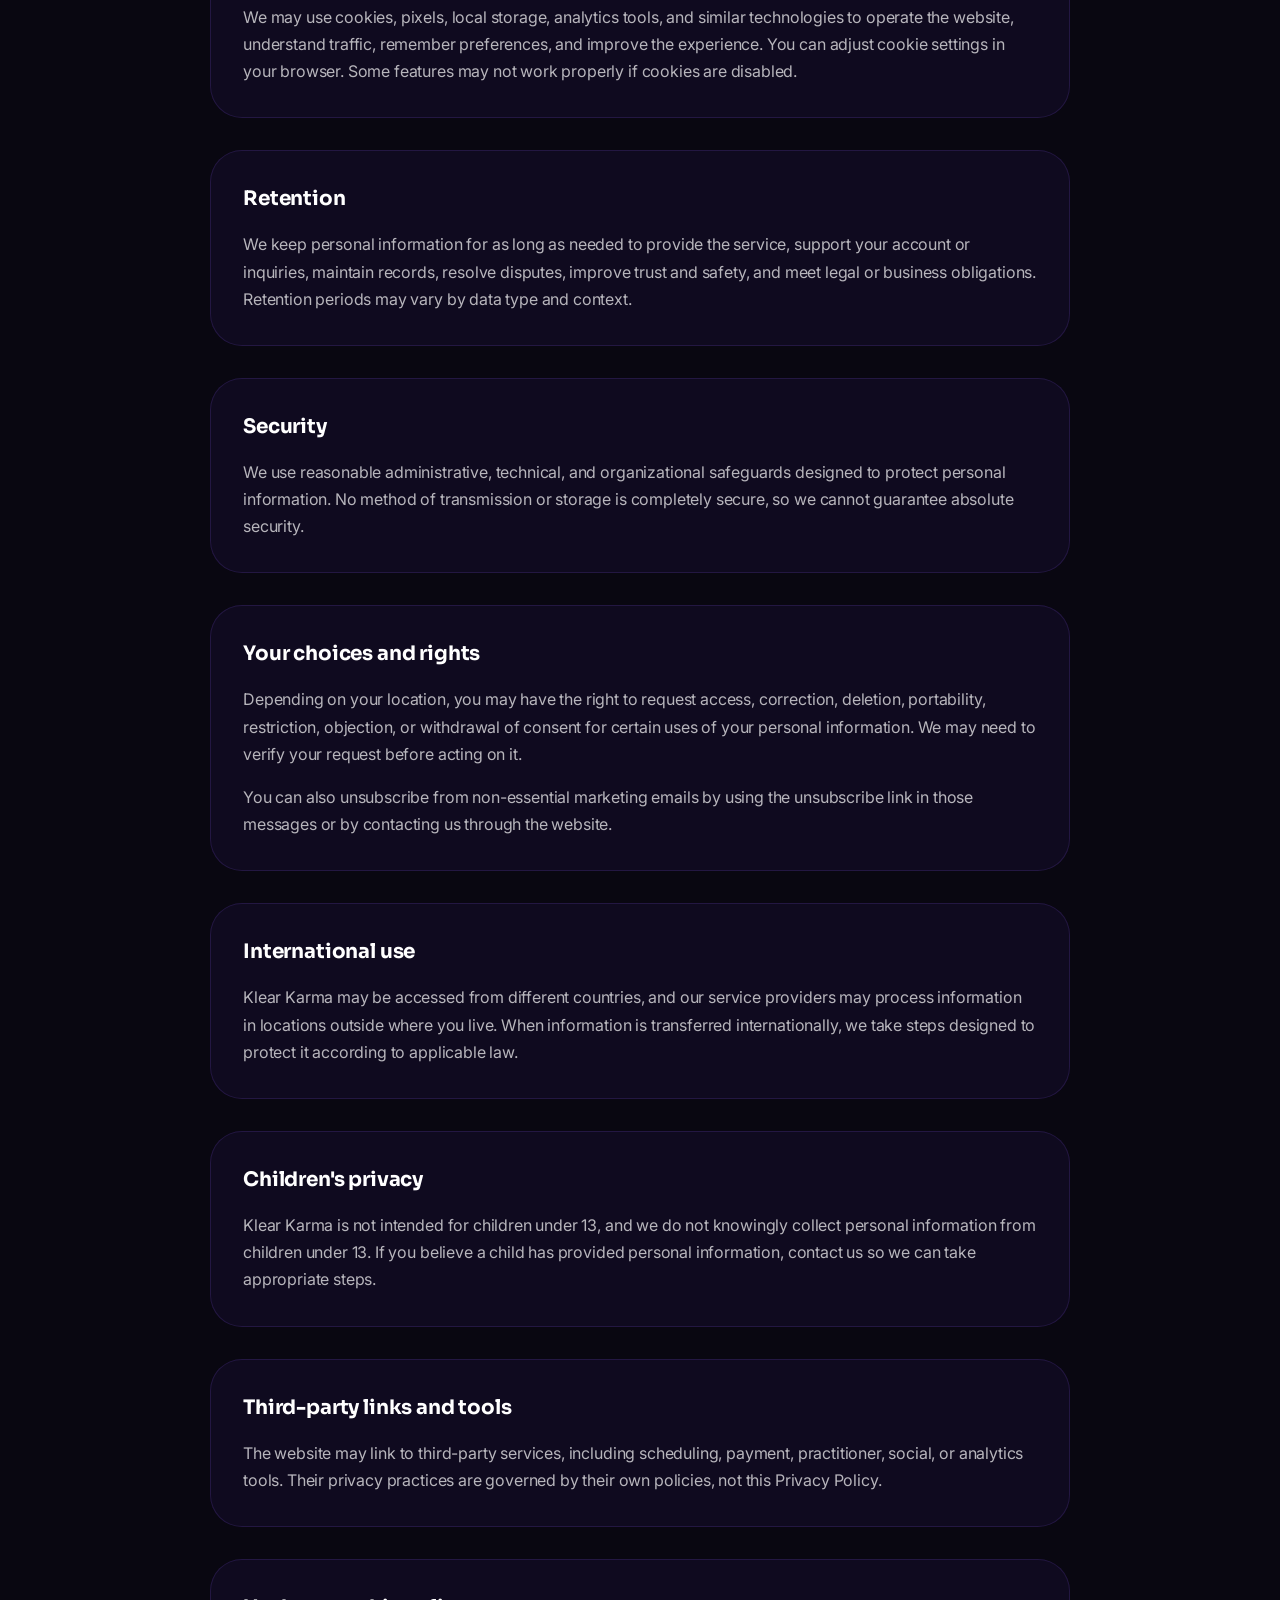
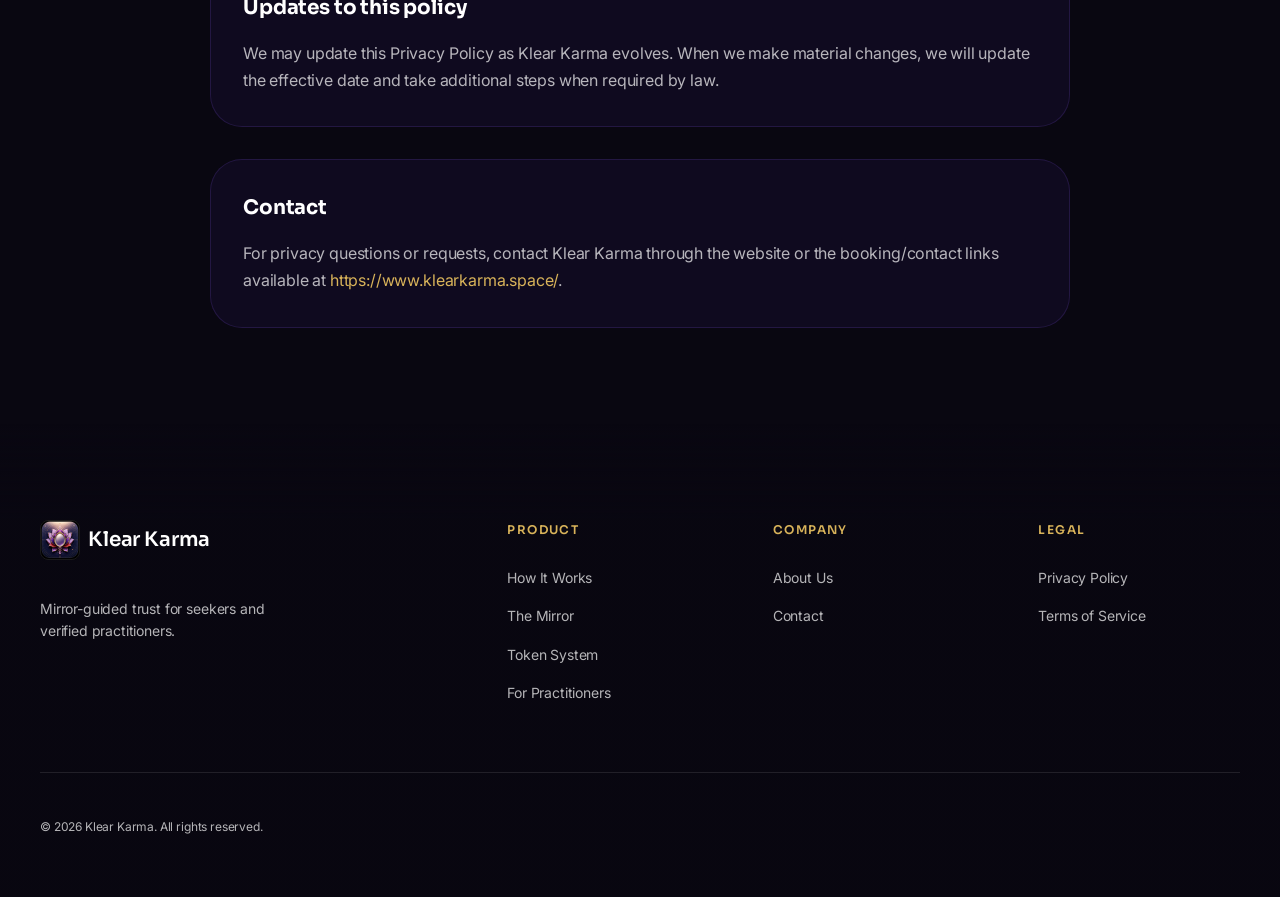
<file: site/privacy-policy.html>
<!DOCTYPE html>
<html lang="en">
<head>
  <meta charset="UTF-8" />
  <meta name="viewport" content="width=device-width, initial-scale=1">
  <title>Privacy Policy | Klear Karma</title>
  <meta name="description" content="How Klear Karma collects, uses, protects, and shares information across its mirror-guided trust experience for seekers and verified practitioners." />
  <meta name="author" content="Klear Karma" />
  <link rel="canonical" href="https://www.klearkarma.space/privacy-policy.html" />

  <link rel="icon" type="image/png" sizes="32x32" href="img/app-icon.png">
  <link rel="apple-touch-icon" href="img/app-icon.png">

  <link rel="preconnect" href="https://fonts.googleapis.com">
  <link rel="preconnect" href="https://fonts.gstatic.com" crossorigin>
  <link href="https://fonts.googleapis.com/css2?family=Inter:wght@400;500;600&family=JetBrains+Mono:wght@500&family=Sora:wght@400;600;700&display=swap" rel="stylesheet">

  <link rel="stylesheet" type="text/css" href="css/base.css" />

  <script>document.documentElement.className="js";</script>

  <meta property="og:title" content="Privacy Policy | Klear Karma" />
  <meta property="og:description" content="How Klear Karma protects seeker reflections, practitioner profiles, and consent-based context sharing." />
  <meta property="og:url" content="https://www.klearkarma.space/privacy-policy.html" />
  <meta property="og:type" content="website" />
  <meta name="theme-color" content="#090711">
</head>
<body>
  <main class="page">
    <div class="frame">
      <a href="/" class="frame__logo">
        <img src="img/app-icon.png" alt="Klear Karma" />
        <span>Klear Karma</span>
      </a>
      <nav class="frame__nav">
        <a href="how-it-works.html" class="frame__link">
          <svg viewBox="0 0 24 24" fill="none" stroke="currentColor" stroke-width="2">
            <circle cx="12" cy="12" r="10"/>
            <path d="M9.09 9a3 3 0 0 1 5.83 1c0 2-3 3-3 3"/>
            <line x1="12" y1="17" x2="12.01" y2="17"/>
          </svg>
          How It Works
        </a>
        <a href="practitioners.html" class="frame__link">
          <svg viewBox="0 0 24 24" fill="none" stroke="currentColor" stroke-width="2">
            <path d="M17 21v-2a4 4 0 0 0-4-4H5a4 4 0 0 0-4 4v2"/>
            <circle cx="9" cy="7" r="4"/>
            <path d="M23 21v-2a4 4 0 0 0-3-3.87"/>
            <path d="M16 3.13a4 4 0 0 1 0 7.75"/>
          </svg>
          Practitioners
        </a>
        <a href="tokens.html" class="frame__link">
          <svg viewBox="0 0 24 24" fill="none" stroke="currentColor" stroke-width="2">
            <circle cx="12" cy="12" r="10"/>
            <polygon points="16.24 7.76 14.12 14.12 7.76 16.24 9.88 9.88 16.24 7.76"/>
          </svg>
          Tokens
        </a>
      </nav>
      <a href="https://cal.com/meetshesh/30min?utm_source=privacy&utm_medium=nav&utm_campaign=kk-beta" class="frame__cta">
        <svg viewBox="0 0 24 24" fill="none" stroke="currentColor" stroke-width="2">
          <path d="M5 12h14"/>
          <path d="M12 5l7 7-7 7"/>
        </svg>
        Book 30-min Call
      </a>
    </div>

    <div class="page__content">
      <section class="page__hero policy__hero">
        <div class="page__hero-bg" style="background-image:url(img/section-trust-layer.png)"></div>
        <div class="page__hero-inner">
          <span class="page__label">Privacy Policy</span>
          <h1 class="page__title">Consent, context, and trust by design</h1>
          <p class="page__subtitle">How Klear Karma handles seeker reflections, practitioner profiles, and the information used to create trusted support.</p>
        </div>
      </section>

      <section class="policy">
        <div class="policy__intro">
          <p class="policy__meta">Effective date: June 25, 2026</p>
          <p>Klear Karma is a mirror-guided trust platform for seekers and verified practitioners. This Privacy Policy explains what information we collect, how we use it, when we share it, and the choices you have when using <a href="https://www.klearkarma.space/">klearkarma.space</a> and related Klear Karma experiences.</p>
          <p>We design our experience around consent. When your reflection, Resonance Map, or practitioner context is shared, our goal is to make that sharing intentional, limited, and useful to the support journey you choose.</p>
        </div>

        <div class="policy__summary" aria-label="Privacy commitments">
          <div class="policy__summary-card">
            <span>Consent</span>
            <h2>Consent-led sharing</h2>
            <p>Reflection context is shared with practitioners only when it supports the experience you request or when you give permission.</p>
          </div>
          <div class="policy__summary-card">
            <span>Purpose</span>
            <h2>Purpose-bound data</h2>
            <p>We use information to operate Klear Karma, improve matching, verify practitioners, communicate with you, and keep the platform safe.</p>
          </div>
          <div class="policy__summary-card">
            <span>Control</span>
            <h2>Respectful control</h2>
            <p>You can ask to access, correct, delete, or limit use of your personal information where applicable law allows.</p>
          </div>
        </div>

        <article class="policy__content">
          <section class="policy__section">
            <h2>Information we collect</h2>
            <p>Depending on how you interact with Klear Karma, we may collect:</p>
            <ul>
              <li><strong>Contact details:</strong> your name, email address, booking details, and messages you send through the website or scheduling tools.</li>
              <li><strong>Invitation requests:</strong> the seeker or practitioner path you select, your India or Thailand market, contact permission, and any separate choice to receive product updates.</li>
              <li><strong>Seeker reflection information:</strong> information you choose to share with Mirror, including needs, preferences, goals, timing, and wellness context.</li>
              <li><strong>Resonance Map information:</strong> summaries, patterns, match signals, or other context generated from your reflection and confirmed by you.</li>
              <li><strong>Practitioner information:</strong> profile details, credentials, specialties, availability, verification materials, reputation signals, and service information.</li>
              <li><strong>Token and transaction information:</strong> token activity, session purchases, invoices, payment status, and related billing records. Payment details may be processed by third-party payment providers.</li>
              <li><strong>Device and usage information:</strong> pages visited, referring URLs, approximate location, browser type, device information, log data, cookie identifiers, and analytics events.</li>
            </ul>
          </section>

          <section class="policy__section">
            <h2>How we use information</h2>
            <p>We use information to:</p>
            <ul>
              <li>Provide and improve the Klear Karma website, Mirror experience, Resonance Map, practitioner matching, tokens, and related services.</li>
              <li>Respond to inquiries, manage intro calls, send service updates, and provide customer support.</li>
              <li>Review beta invitation requests and contact approved applicants with a seeker code or practitioner application link.</li>
              <li>Verify practitioners, review platform integrity, prevent misuse, and maintain trust and safety.</li>
              <li>Personalize recommendations and help seekers connect with practitioners who fit their context.</li>
              <li>Process purchases, token activity, refunds, invoices, and other business operations.</li>
              <li>Measure performance, debug issues, improve usability, and understand demand for new features.</li>
              <li>Comply with legal obligations and enforce our terms, policies, and agreements.</li>
            </ul>
          </section>

          <section class="policy__section">
            <h2>Sensitive wellness context</h2>
            <p>Klear Karma may involve personal reflections about spiritual wellness, emotional state, life circumstances, preferences, or support needs. You choose what to share. Please do not submit emergency, crisis, or medical information through the website. Klear Karma is not a medical, mental health, emergency, or crisis service.</p>
            <p>If we invite you to share sensitive information in a product experience, we use it to provide the specific support, matching, or context-sharing experience you request and handle it with additional care.</p>
          </section>

          <section class="policy__section">
            <h2>When we share information</h2>
            <p>We do not sell your personal information. We may share information in these limited situations:</p>
            <ul>
              <li><strong>With practitioners you choose:</strong> when you book, request a match, or consent to share relevant context.</li>
              <li><strong>With service providers:</strong> vendors that help with hosting, scheduling, analytics, payments, communications, security, and operations.</li>
              <li><strong>For safety and legal reasons:</strong> when necessary to comply with law, protect rights, prevent fraud or abuse, or respond to lawful requests.</li>
              <li><strong>Business changes:</strong> if Klear Karma is involved in a merger, acquisition, financing, reorganization, or transfer of assets.</li>
            </ul>
          </section>

          <section class="policy__section">
            <h2>Cookies and analytics</h2>
            <p>We may use cookies, pixels, local storage, analytics tools, and similar technologies to operate the website, understand traffic, remember preferences, and improve the experience. You can adjust cookie settings in your browser. Some features may not work properly if cookies are disabled.</p>
          </section>

          <section class="policy__section">
            <h2>Retention</h2>
            <p>We keep personal information for as long as needed to provide the service, support your account or inquiries, maintain records, resolve disputes, improve trust and safety, and meet legal or business obligations. Retention periods may vary by data type and context.</p>
          </section>

          <section class="policy__section">
            <h2>Security</h2>
            <p>We use reasonable administrative, technical, and organizational safeguards designed to protect personal information. No method of transmission or storage is completely secure, so we cannot guarantee absolute security.</p>
          </section>

          <section class="policy__section">
            <h2>Your choices and rights</h2>
            <p>Depending on your location, you may have the right to request access, correction, deletion, portability, restriction, objection, or withdrawal of consent for certain uses of your personal information. We may need to verify your request before acting on it.</p>
            <p>You can also unsubscribe from non-essential marketing emails by using the unsubscribe link in those messages or by contacting us through the website.</p>
          </section>

          <section class="policy__section">
            <h2>International use</h2>
            <p>Klear Karma may be accessed from different countries, and our service providers may process information in locations outside where you live. When information is transferred internationally, we take steps designed to protect it according to applicable law.</p>
          </section>

          <section class="policy__section">
            <h2>Children's privacy</h2>
            <p>Klear Karma is not intended for children under 13, and we do not knowingly collect personal information from children under 13. If you believe a child has provided personal information, contact us so we can take appropriate steps.</p>
          </section>

          <section class="policy__section">
            <h2>Third-party links and tools</h2>
            <p>The website may link to third-party services, including scheduling, payment, practitioner, social, or analytics tools. Their privacy practices are governed by their own policies, not this Privacy Policy.</p>
          </section>

          <section class="policy__section">
            <h2>Updates to this policy</h2>
            <p>We may update this Privacy Policy as Klear Karma evolves. When we make material changes, we will update the effective date and take additional steps when required by law.</p>
          </section>

          <section class="policy__section">
            <h2>Contact</h2>
            <p>For privacy questions or requests, contact Klear Karma through the website or the booking/contact links available at <a href="https://www.klearkarma.space/">https://www.klearkarma.space/</a>.</p>
          </section>
        </article>
      </section>
    </div>

    <footer class="footer">
      <div class="footer__inner">
        <div class="footer__brand">
          <a href="/" class="footer__logo">
            <img src="img/app-icon.png" alt="Klear Karma" />
            <span>Klear Karma</span>
          </a>
          <p class="footer__tagline">Mirror-guided trust for seekers and verified practitioners.</p>
        </div>

        <div class="footer__section">
          <h4>Product</h4>
          <div class="footer__links">
            <a href="how-it-works.html" class="footer__link">How It Works</a>
            <a href="the-mirror.html" class="footer__link">The Mirror</a>
            <a href="tokens.html" class="footer__link">Token System</a>
            <a href="practitioners.html" class="footer__link">For Practitioners</a>
          </div>
        </div>

        <div class="footer__section">
          <h4>Company</h4>
          <div class="footer__links">
            <a href="/#about" class="footer__link">About Us</a>
            <a href="/#contact" class="footer__link">Contact</a>
          </div>
        </div>

        <div class="footer__section">
          <h4>Legal</h4>
          <div class="footer__links">
            <a href="privacy-policy.html" class="footer__link">Privacy Policy</a>
            <a href="#terms" class="footer__link">Terms of Service</a>
          </div>
        </div>
      </div>

      <div class="footer__bottom">
        <p class="footer__copyright">&copy; 2026 Klear Karma. All rights reserved.</p>
      </div>
    </footer>
  </main>
</body>
</html>
</file>
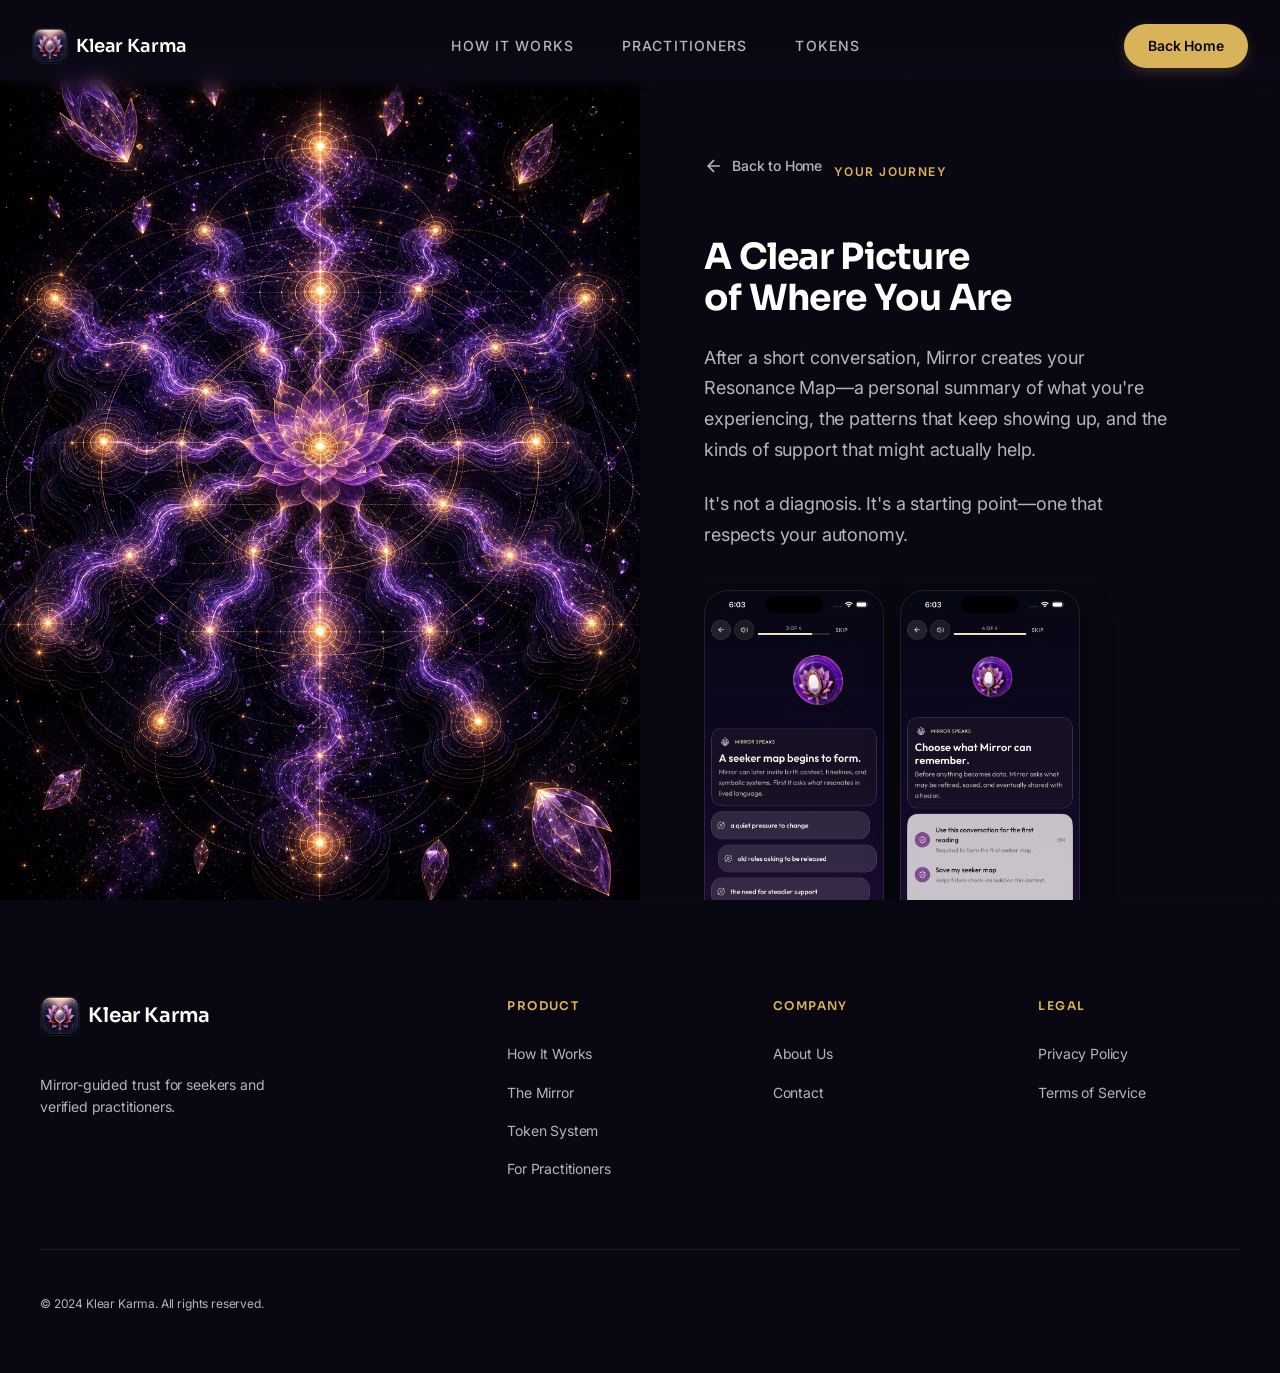
<file: site/resonance-map.html>
<!DOCTYPE html>
<html lang="en">
<head>
  <meta charset="UTF-8" />
  <meta name="viewport" content="width=device-width, initial-scale=1">
  <title>Your Resonance Map | Klear Karma</title>
  <meta name="description" content="After a short conversation, Mirror creates your Resonance Map—a personal summary of what you're experiencing, the patterns that keep showing up, and the kinds of support that might actually help." />
  
  <link rel="preconnect" href="https://fonts.googleapis.com">
  <link rel="preconnect" href="https://fonts.gstatic.com" crossorigin>
  <link href="https://fonts.googleapis.com/css2?family=Inter:wght@400;500;600&family=JetBrains+Mono:wght@500&family=Sora:wght@400;600;700&display=swap" rel="stylesheet">
  
  <link rel="stylesheet" type="text/css" href="css/base.css" />
  <link rel="stylesheet" type="text/css" href="css/detail-animations.css" />
  
  <script>document.documentElement.className="js";</script>
  
  <meta name="theme-color" content="#090711">
</head>
<body class="page detail-page">
  <!-- Navigation -->
  <div class="frame">
    <a href="index.html" class="frame__logo">
      <img src="img/app-icon.png" alt="Klear Karma" />
      <span>Klear Karma</span>
    </a>
    <nav class="frame__nav">
      <a href="how-it-works.html" class="frame__link">How It Works</a>
      <a href="practitioners.html" class="frame__link">Practitioners</a>
      <a href="tokens.html" class="frame__link">Tokens</a>
    </nav>
    <a href="index.html" class="frame__cta">Back Home</a>
  </div>

  <div class="detail-layout">
    <div class="detail-layout__left" style="background-image:url(img/detail/detail-1-resonance-map.png)"></div>
    
    <div class="detail-layout__right">
      <div class="detail-layout__content">
        <a href="index.html" class="detail__back">
          <svg width="24" height="24" viewBox="0 0 24 24" fill="none" stroke="currentColor" stroke-width="2">
            <path d="M19 12H5M12 19l-7-7 7-7"/>
          </svg>
          Back to Home
        </a>
        
        <span class="detail__label">Your Journey</span>
        <h2 class="detail__title">A Clear Picture of Where You Are</h2>
        
        <p class="detail__desc">After a short conversation, Mirror creates your Resonance Map—a personal summary of what you're experiencing, the patterns that keep showing up, and the kinds of support that might actually help.</p>
        
        <p class="detail__desc">It's not a diagnosis. It's a starting point—one that respects your autonomy.</p>
        
        <div class="detail__screenshots">
          <img src="img/app/03-traveler-profile-setup-mirror-resonance.png" alt="Resonance Map" class="detail__screenshot">
          <img src="img/app/04-traveler-profile-setup-mirror-consent.png" alt="Consent Screen" class="detail__screenshot">
        </div>
        
        <div class="detail__features">
          <div class="detail__feature">
            <h4>Body</h4>
            <p>Physical sensations, energy levels, and somatic patterns you've noticed.</p>
          </div>
          <div class="detail__feature">
            <h4>Timing</h4>
            <p>When these feelings show up—seasonal rhythms, life transitions, recurring moments.</p>
          </div>
          <div class="detail__feature">
            <h4>Relationships</h4>
            <p>Interpersonal dynamics and connection patterns that surfaced in our conversation.</p>
          </div>
          <div class="detail__feature">
            <h4>Support Fit</h4>
            <p>The kinds of practitioners and practices that resonate with your current needs.</p>
          </div>
        </div>
        
        <a href="the-mirror.html" class="detail__cta">
          Next: The Mirror
          <svg viewBox="0 0 24 24" fill="none" stroke="currentColor" stroke-width="2">
            <path d="M5 12h14M12 5l7 7-7 7"/>
          </svg>
        </a>
      </div>
    </div>
  </div>
  
  <footer class="footer">
    <div class="footer__inner">
      <div class="footer__brand">
        <a href="index.html" class="footer__logo">
          <img src="img/app-icon.png" alt="Klear Karma" />
          <span>Klear Karma</span>
        </a>
        <p class="footer__tagline">Mirror-guided trust for seekers and verified practitioners.</p>
      </div>
      <div class="footer__section">
        <h4>Product</h4>
        <div class="footer__links">
          <a href="how-it-works.html" class="footer__link">How It Works</a>
          <a href="index.html" class="footer__link">The Mirror</a>
          <a href="tokens.html" class="footer__link">Token System</a>
          <a href="practitioners.html" class="footer__link">For Practitioners</a>
        </div>
      </div>
      <div class="footer__section">
        <h4>Company</h4>
        <div class="footer__links">
          <a href="#" class="footer__link">About Us</a>
          <a href="#" class="footer__link">Contact</a>
        </div>
      </div>
      <div class="footer__section">
        <h4>Legal</h4>
        <div class="footer__links">
          <a href="privacy-policy.html" class="footer__link">Privacy Policy</a>
          <a href="#" class="footer__link">Terms of Service</a>
        </div>
      </div>
    </div>
    <div class="footer__bottom">
      <p class="footer__copyright">&copy; 2024 Klear Karma. All rights reserved.</p>
    </div>
  </footer>
</body>
</html>
</file>
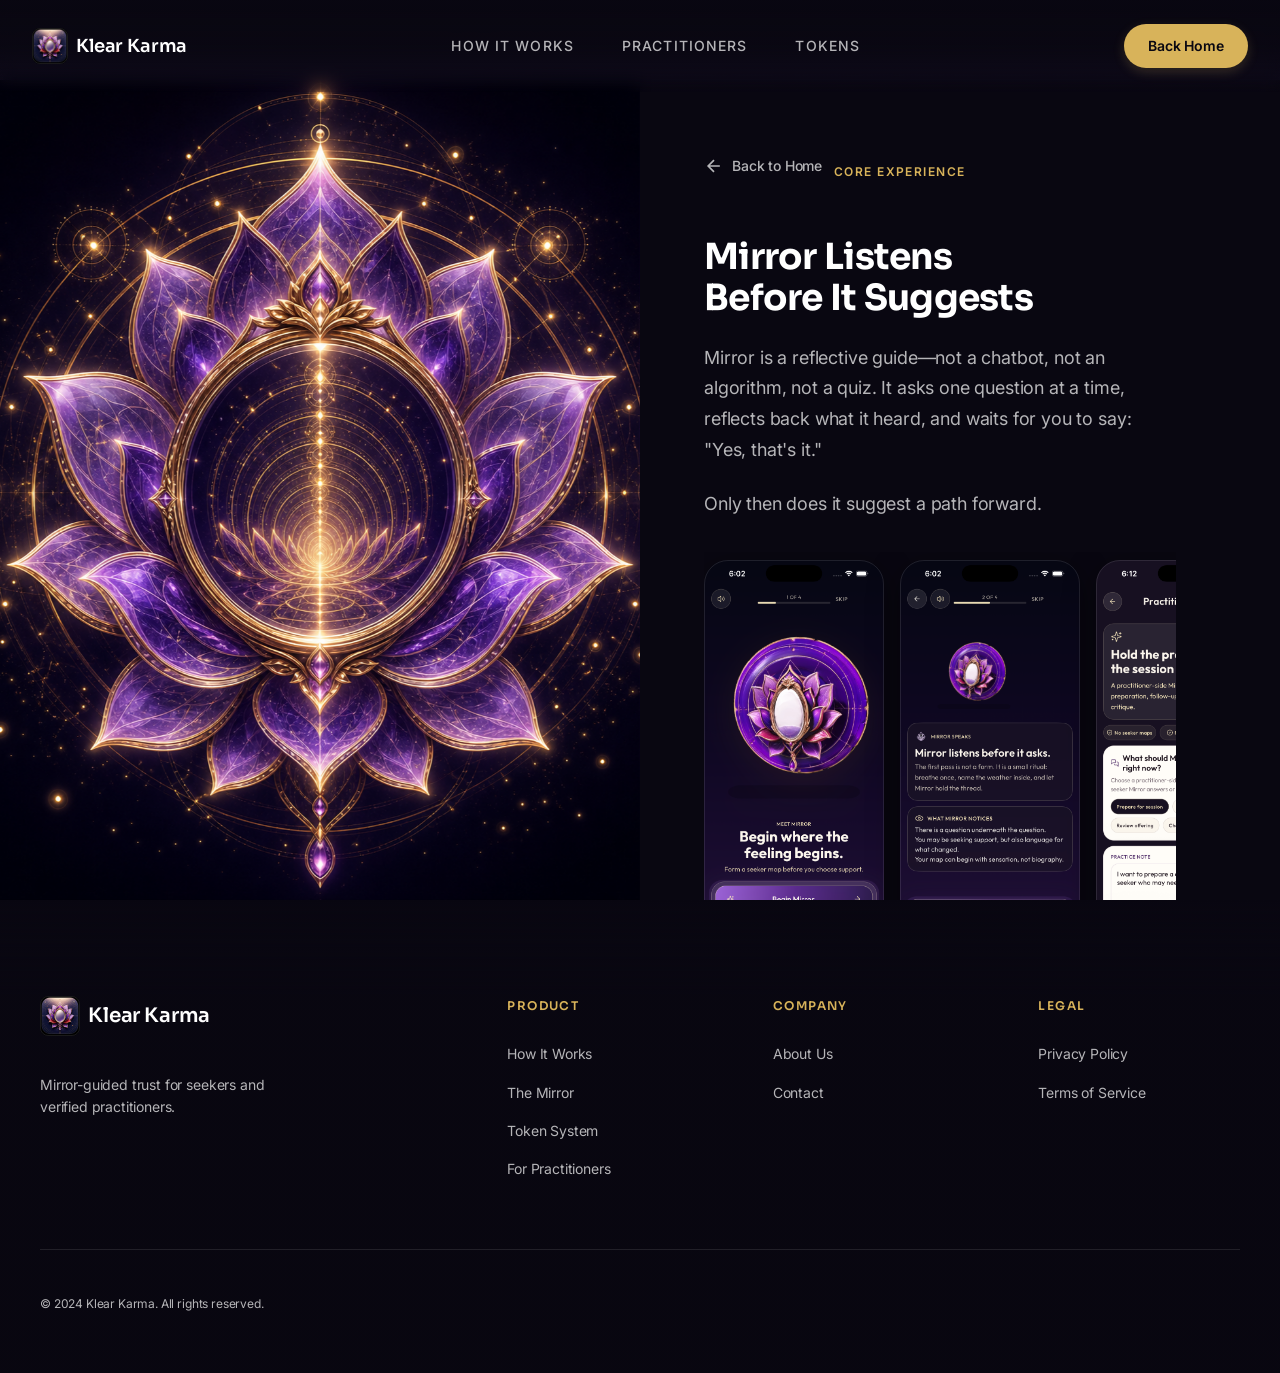
<file: site/the-mirror.html>
<!DOCTYPE html>
<html lang="en">
<head>
  <meta charset="UTF-8" />
  <meta name="viewport" content="width=device-width, initial-scale=1">
  <title>The Mirror | Klear Karma</title>
  <meta name="description" content="Mirror is a reflective guide—not a chatbot, not an algorithm, not a quiz. It asks one question at a time, reflects back what it heard, and waits for you to say: Yes, that's it." />
  
  <link rel="preconnect" href="https://fonts.googleapis.com">
  <link rel="preconnect" href="https://fonts.gstatic.com" crossorigin>
  <link href="https://fonts.googleapis.com/css2?family=Inter:wght@400;500;600&family=JetBrains+Mono:wght@500&family=Sora:wght@400;600;700&display=swap" rel="stylesheet">
  
  <link rel="stylesheet" type="text/css" href="css/base.css" />
  <link rel="stylesheet" type="text/css" href="css/detail-animations.css" />
  
  <script>document.documentElement.className="js";</script>
  
  <meta name="theme-color" content="#090711">
</head>
<body class="page detail-page">
  <!-- Navigation -->
  <div class="frame">
    <a href="index.html" class="frame__logo">
      <img src="img/app-icon.png" alt="Klear Karma" />
      <span>Klear Karma</span>
    </a>
    <nav class="frame__nav">
      <a href="how-it-works.html" class="frame__link">How It Works</a>
      <a href="practitioners.html" class="frame__link">Practitioners</a>
      <a href="tokens.html" class="frame__link">Tokens</a>
    </nav>
    <a href="index.html" class="frame__cta">Back Home</a>
  </div>

  <div class="detail-layout">
    <div class="detail-layout__left" style="background-image:url(img/detail/detail-2-the-mirror.png)"></div>
    
    <div class="detail-layout__right">
      <div class="detail-layout__content">
        <a href="index.html" class="detail__back">
          <svg width="24" height="24" viewBox="0 0 24 24" fill="none" stroke="currentColor" stroke-width="2">
            <path d="M19 12H5M12 19l-7-7 7-7"/>
          </svg>
          Back to Home
        </a>
        
        <span class="detail__label">Core Experience</span>
        <h2 class="detail__title">Mirror Listens Before It Suggests</h2>
        
        <p class="detail__desc">Mirror is a reflective guide—not a chatbot, not an algorithm, not a quiz. It asks one question at a time, reflects back what it heard, and waits for you to say: "Yes, that's it."</p>
        
        <p class="detail__desc">Only then does it suggest a path forward.</p>
        
        <div class="detail__screenshots">
          <img src="img/app/00-splash-onboarding-mirror.png" alt="Mirror Welcome" class="detail__screenshot">
          <img src="img/app/02-traveler-profile-setup-mirror-listening.png" alt="Mirror Listening" class="detail__screenshot">
          <img src="img/app/12-practitioner-mirror.png" alt="Practitioner Mirror" class="detail__screenshot">
        </div>
        
        <div class="detail__features">
          <div class="detail__feature">
            <h4>One Question at a Time</h4>
            <p>Mirror doesn't overwhelm you with forms. Each question builds on the last.</p>
          </div>
          <div class="detail__feature">
            <h4>Reflect and Confirm</h4>
            <p>After each answer, Mirror summarizes what it understood—you correct or confirm.</p>
          </div>
          <div class="detail__feature">
            <h4>Your Context, Your Consent</h4>
            <p>Nothing is shared with practitioners until you explicitly say so. You control what goes forward.</p>
          </div>
        </div>
        
        <a href="verified-practitioners.html" class="detail__cta">
          Next: Verified Practitioners
          <svg viewBox="0 0 24 24" fill="none" stroke="currentColor" stroke-width="2">
            <path d="M5 12h14M12 5l7 7-7 7"/>
          </svg>
        </a>
      </div>
    </div>
  </div>
  
  <footer class="footer">
    <div class="footer__inner">
      <div class="footer__brand">
        <a href="index.html" class="footer__logo">
          <img src="img/app-icon.png" alt="Klear Karma" />
          <span>Klear Karma</span>
        </a>
        <p class="footer__tagline">Mirror-guided trust for seekers and verified practitioners.</p>
      </div>
      <div class="footer__section">
        <h4>Product</h4>
        <div class="footer__links">
          <a href="how-it-works.html" class="footer__link">How It Works</a>
          <a href="index.html" class="footer__link">The Mirror</a>
          <a href="tokens.html" class="footer__link">Token System</a>
          <a href="practitioners.html" class="footer__link">For Practitioners</a>
        </div>
      </div>
      <div class="footer__section">
        <h4>Company</h4>
        <div class="footer__links">
          <a href="#" class="footer__link">About Us</a>
          <a href="#" class="footer__link">Contact</a>
        </div>
      </div>
      <div class="footer__section">
        <h4>Legal</h4>
        <div class="footer__links">
          <a href="privacy-policy.html" class="footer__link">Privacy Policy</a>
          <a href="#" class="footer__link">Terms of Service</a>
        </div>
      </div>
    </div>
    <div class="footer__bottom">
      <p class="footer__copyright">&copy; 2024 Klear Karma. All rights reserved.</p>
    </div>
  </footer>
</body>
</html>
</file>
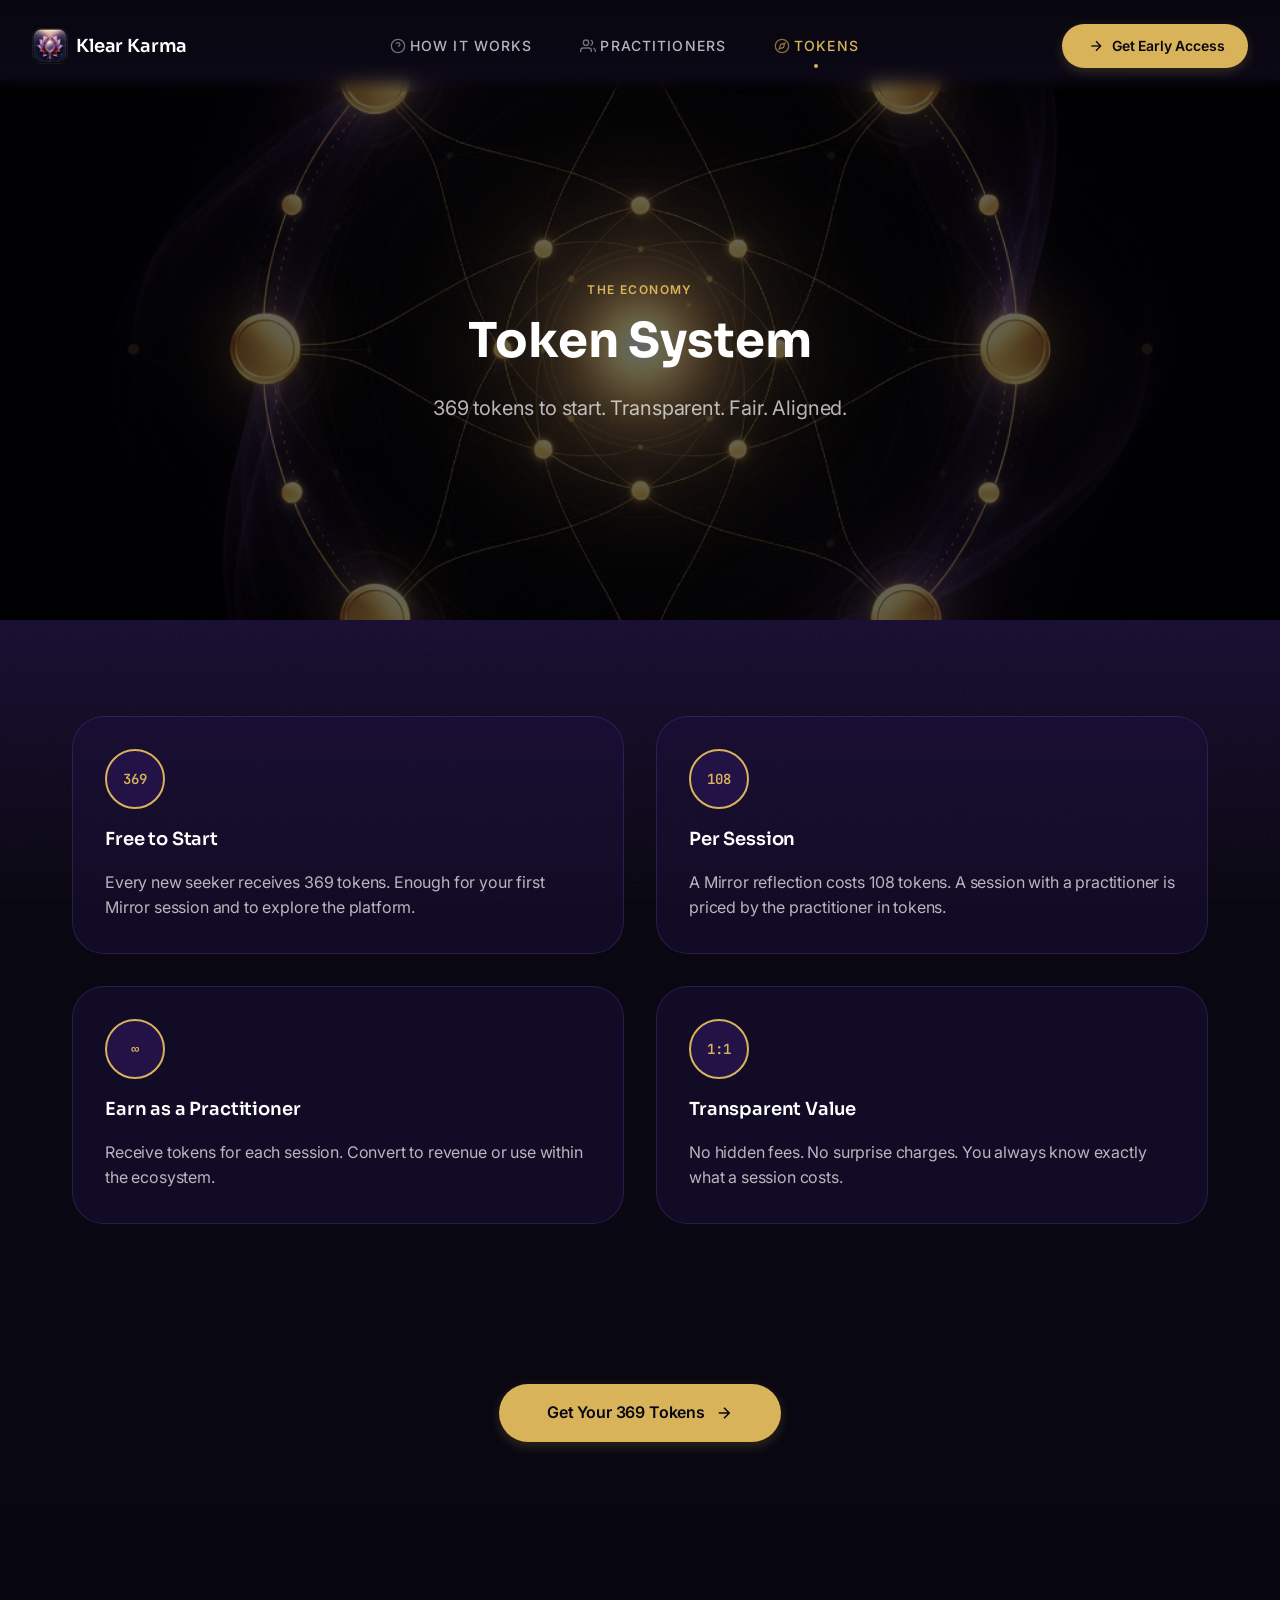
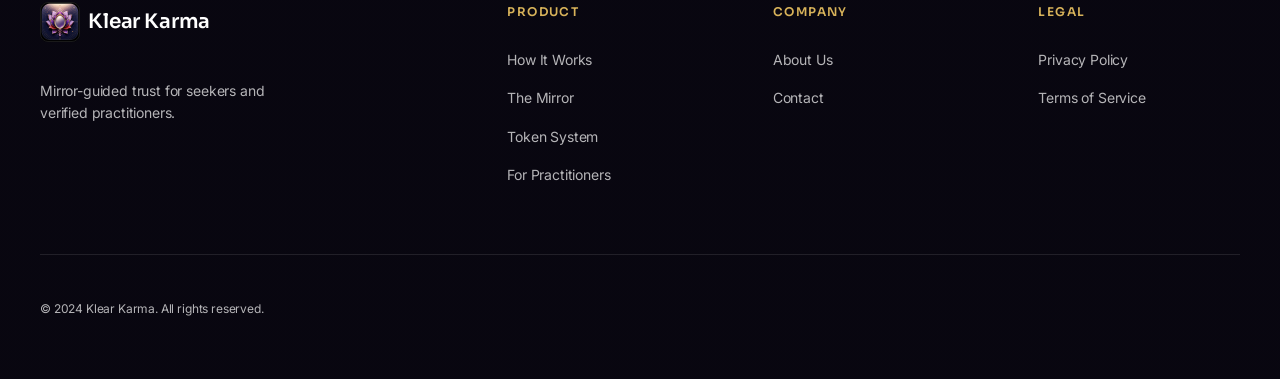
<file: site/tokens.html>
<!DOCTYPE html>
<html lang="en">
<head>
  <meta charset="UTF-8" />
  <meta name="viewport" content="width=device-width, initial-scale=1">
  <title>Token System | Klear Karma</title>
  <meta name="description" content="Klear Karma's token system. 369 free tokens to start. Earn as a practitioner." />
  
  <link rel="preconnect" href="https://fonts.googleapis.com">
  <link rel="preconnect" href="https://fonts.gstatic.com" crossorigin>
  <link href="https://fonts.googleapis.com/css2?family=Inter:wght@400;500;600&family=JetBrains+Mono:wght@500&family=Sora:wght@400;600;700&display=swap" rel="stylesheet">
  
  <link rel="stylesheet" type="text/css" href="css/base.css" />
  
  <script>document.documentElement.className="js";</script>
  
  <meta name="theme-color" content="#090711">
</head>
<body>
  <main class="page">
    <!-- Navigation -->
    <div class="frame">
      <a href="/" class="frame__logo">
        <img src="img/app-icon.png" alt="Klear Karma" />
        <span>Klear Karma</span>
      </a>
      <nav class="frame__nav">
        <a href="how-it-works.html" class="frame__link">
          <svg viewBox="0 0 24 24" fill="none" stroke="currentColor" stroke-width="2">
            <circle cx="12" cy="12" r="10"/>
            <path d="M9.09 9a3 3 0 0 1 5.83 1c0 2-3 3-3 3"/>
            <line x1="12" y1="17" x2="12.01" y2="17"/>
          </svg>
          How It Works
        </a>
        <a href="practitioners.html" class="frame__link">
          <svg viewBox="0 0 24 24" fill="none" stroke="currentColor" stroke-width="2">
            <path d="M17 21v-2a4 4 0 0 0-4-4H5a4 4 0 0 0-4 4v2"/>
            <circle cx="9" cy="7" r="4"/>
            <path d="M23 21v-2a4 4 0 0 0-3-3.87"/>
            <path d="M16 3.13a4 4 0 0 1 0 7.75"/>
          </svg>
          Practitioners
        </a>
        <a href="tokens.html" class="frame__link is-active">
          <svg viewBox="0 0 24 24" fill="none" stroke="currentColor" stroke-width="2">
            <circle cx="12" cy="12" r="10"/>
            <polygon points="16.24 7.76 14.12 14.12 7.76 16.24 9.88 9.88 16.24 7.76"/>
          </svg>
          Tokens
        </a>
      </nav>
      <a href="/" class="frame__cta">
        <svg viewBox="0 0 24 24" fill="none" stroke="currentColor" stroke-width="2">
          <path d="M5 12h14"/>
          <path d="M12 5l7 7-7 7"/>
        </svg>
        Get Early Access
      </a>
    </div>
    
    <!-- Page Content -->
    <div class="page__content">
      <div class="page__hero">
        <div class="page__hero-bg" style="background-image:url(img/experiential/token-ledger.jpg)"></div>
        <div class="page__hero-inner">
          <span class="page__label">The Economy</span>
          <h1 class="page__title">Token System</h1>
          <p class="page__subtitle">369 tokens to start. Transparent. Fair. Aligned.</p>
        </div>
      </div>
      
      <div class="page__features">
        <div class="page__feature">
          <div class="token-icon">369</div>
          <h3>Free to Start</h3>
          <p>Every new seeker receives 369 tokens. Enough for your first Mirror session and to explore the platform.</p>
        </div>
        
        <div class="page__feature">
          <div class="token-icon">108</div>
          <h3>Per Session</h3>
          <p>A Mirror reflection costs 108 tokens. A session with a practitioner is priced by the practitioner in tokens.</p>
        </div>
        
        <div class="page__feature">
          <div class="token-icon">&infin;</div>
          <h3>Earn as a Practitioner</h3>
          <p>Receive tokens for each session. Convert to revenue or use within the ecosystem.</p>
        </div>
        
        <div class="page__feature">
          <div class="token-icon">1:1</div>
          <h3>Transparent Value</h3>
          <p>No hidden fees. No surprise charges. You always know exactly what a session costs.</p>
        </div>
      </div>
      
      <div class="page__cta">
        <a href="/" class="detail__cta">
          Get Your 369 Tokens
          <svg viewBox="0 0 24 24" fill="none" stroke="currentColor" stroke-width="2">
            <path d="M5 12h14M12 5l7 7-7 7"/>
          </svg>
        </a>
      </div>
    </div>
    
    <!-- Footer -->
    <footer class="footer">
      <div class="footer__inner">
        <div class="footer__brand">
          <a href="/" class="footer__logo">
            <img src="img/app-icon.png" alt="Klear Karma" />
            <span>Klear Karma</span>
          </a>
          <p class="footer__tagline">Mirror-guided trust for seekers and verified practitioners.</p>
        </div>
        
        <div class="footer__section">
          <h4>Product</h4>
          <div class="footer__links">
            <a href="how-it-works.html" class="footer__link">How It Works</a>
            <a href="/" class="footer__link">The Mirror</a>
            <a href="tokens.html" class="footer__link">Token System</a>
            <a href="practitioners.html" class="footer__link">For Practitioners</a>
          </div>
        </div>
        
        <div class="footer__section">
          <h4>Company</h4>
          <div class="footer__links">
            <a href="#" class="footer__link">About Us</a>
            <a href="#" class="footer__link">Contact</a>
          </div>
        </div>
        
        <div class="footer__section">
          <h4>Legal</h4>
          <div class="footer__links">
            <a href="privacy-policy.html" class="footer__link">Privacy Policy</a>
            <a href="#" class="footer__link">Terms of Service</a>
          </div>
        </div>
      </div>
      
      <div class="footer__bottom">
        <p class="footer__copyright">&copy; 2024 Klear Karma. All rights reserved.</p>
      </div>
    </footer>
  </main>
</body>
</html>
</file>
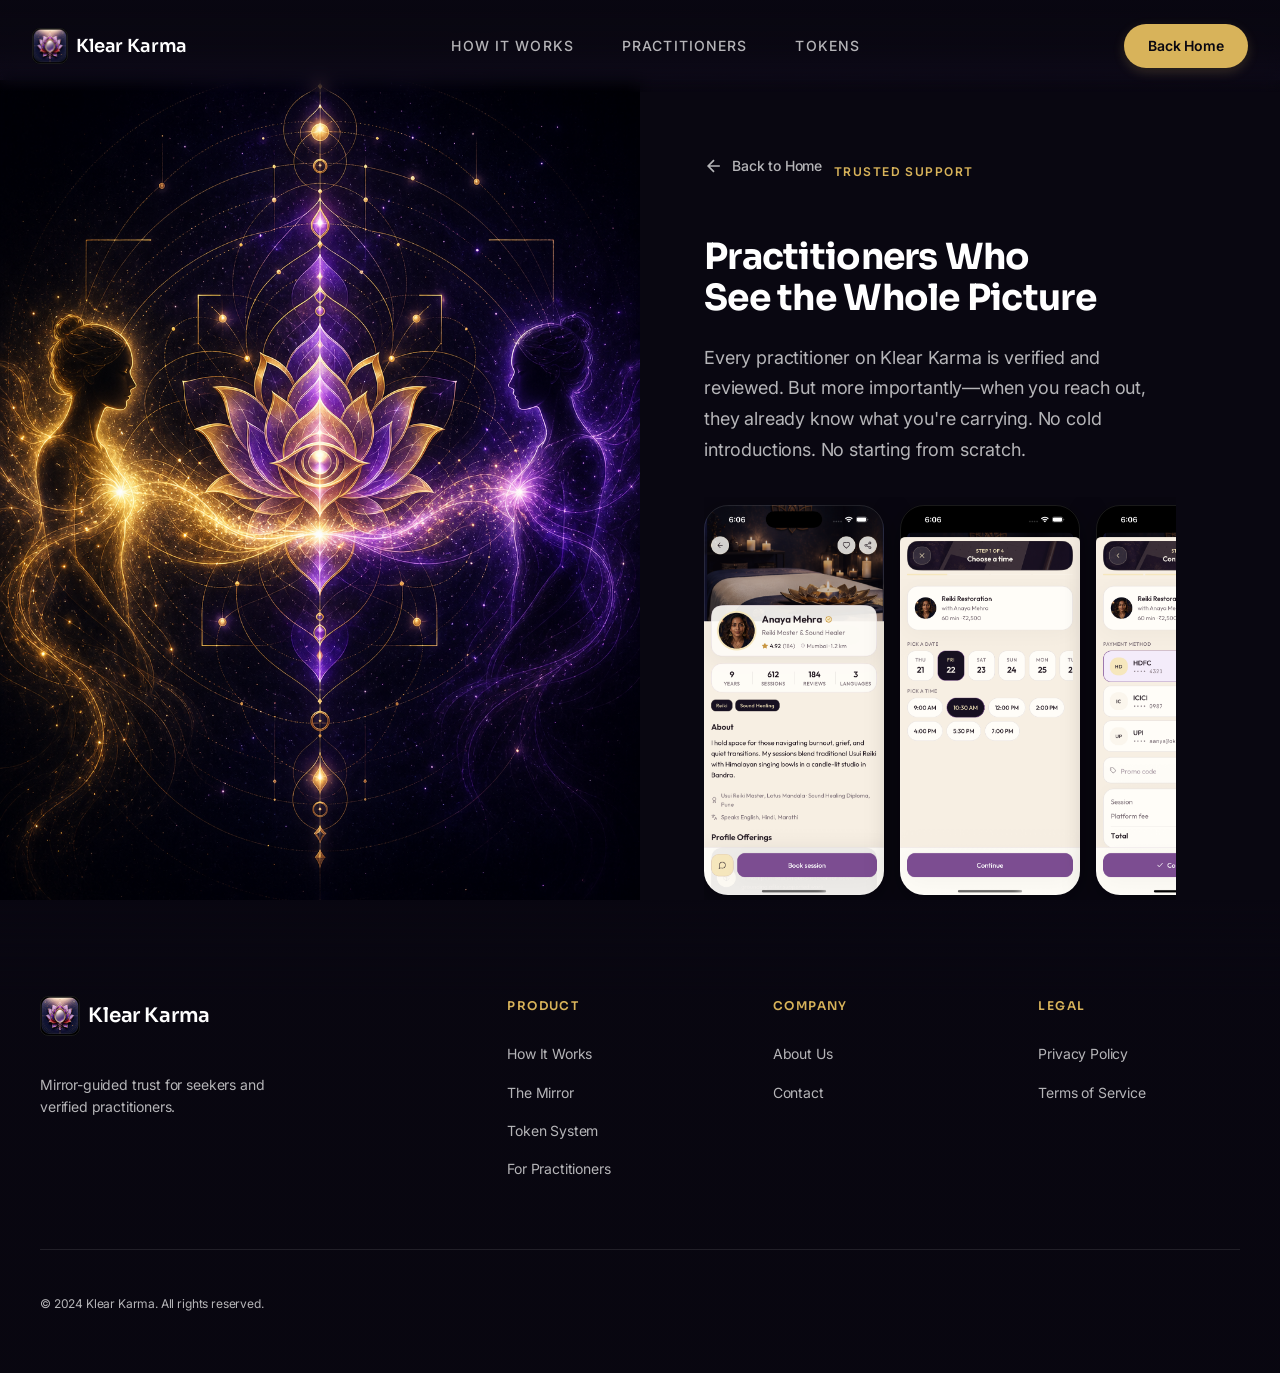
<file: site/verified-practitioners.html>
<!DOCTYPE html>
<html lang="en">
<head>
  <meta charset="UTF-8" />
  <meta name="viewport" content="width=device-width, initial-scale=1">
  <title>Verified Practitioners | Klear Karma</title>
  <meta name="description" content="Every practitioner on Klear Karma is verified and reviewed. When you reach out, they already know what you're carrying." />
  
  <link rel="preconnect" href="https://fonts.googleapis.com">
  <link rel="preconnect" href="https://fonts.gstatic.com" crossorigin>
  <link href="https://fonts.googleapis.com/css2?family=Inter:wght@400;500;600&family=JetBrains+Mono:wght@500&family=Sora:wght@400;600;700&display=swap" rel="stylesheet">
  
  <link rel="stylesheet" type="text/css" href="css/base.css" />
  <link rel="stylesheet" type="text/css" href="css/detail-animations.css" />
  
  <script>document.documentElement.className="js";</script>
  
  <meta name="theme-color" content="#090711">
</head>
<body class="page detail-page">
  <!-- Navigation -->
  <div class="frame">
    <a href="index.html" class="frame__logo">
      <img src="img/app-icon.png" alt="Klear Karma" />
      <span>Klear Karma</span>
    </a>
    <nav class="frame__nav">
      <a href="how-it-works.html" class="frame__link">How It Works</a>
      <a href="practitioners.html" class="frame__link">Practitioners</a>
      <a href="tokens.html" class="frame__link">Tokens</a>
    </nav>
    <a href="index.html" class="frame__cta">Back Home</a>
  </div>

  <div class="detail-layout">
    <div class="detail-layout__left" style="background-image:url(img/detail/detail-3-practitioners.png)"></div>
    
    <div class="detail-layout__right">
      <div class="detail-layout__content">
        <a href="index.html" class="detail__back">
          <svg width="24" height="24" viewBox="0 0 24 24" fill="none" stroke="currentColor" stroke-width="2">
            <path d="M19 12H5M12 19l-7-7 7-7"/>
          </svg>
          Back to Home
        </a>
        
        <span class="detail__label">Trusted Support</span>
        <h2 class="detail__title">Practitioners Who See the Whole Picture</h2>
        
        <p class="detail__desc">Every practitioner on Klear Karma is verified and reviewed. But more importantly—when you reach out, they already know what you're carrying. No cold introductions. No starting from scratch.</p>
        
        <div class="detail__screenshots">
          <img src="img/app/07-companion-profile-detail.png" alt="Practitioner Profile" class="detail__screenshot">
          <img src="img/app/08-booking-flow-time.png" alt="Booking Flow" class="detail__screenshot">
          <img src="img/app/09-booking-payment-confirm.png" alt="Payment Confirm" class="detail__screenshot">
        </div>
        
        <div class="detail__features">
          <div class="detail__feature">
            <h4>Context-Aware Connections</h4>
            <p>Practitioners receive your Resonance Map (with your consent) before the first session.</p>
          </div>
          <div class="detail__feature">
            <h4>Verified Credentials</h4>
            <p>Every practitioner goes through a review process. No anonymous profiles.</p>
          </div>
          <div class="detail__feature">
            <h4>Right Fit, Not Random</h4>
            <p>Mirror suggests practitioners based on what you actually need—not keywords or ads.</p>
          </div>
        </div>
        
        <a href="begin-journey.html" class="detail__cta">
          Next: Begin Your Journey
          <svg viewBox="0 0 24 24" fill="none" stroke="currentColor" stroke-width="2">
            <path d="M5 12h14M12 5l7 7-7 7"/>
          </svg>
        </a>
      </div>
    </div>
  </div>
  
  <footer class="footer">
    <div class="footer__inner">
      <div class="footer__brand">
        <a href="index.html" class="footer__logo">
          <img src="img/app-icon.png" alt="Klear Karma" />
          <span>Klear Karma</span>
        </a>
        <p class="footer__tagline">Mirror-guided trust for seekers and verified practitioners.</p>
      </div>
      <div class="footer__section">
        <h4>Product</h4>
        <div class="footer__links">
          <a href="how-it-works.html" class="footer__link">How It Works</a>
          <a href="index.html" class="footer__link">The Mirror</a>
          <a href="tokens.html" class="footer__link">Token System</a>
          <a href="practitioners.html" class="footer__link">For Practitioners</a>
        </div>
      </div>
      <div class="footer__section">
        <h4>Company</h4>
        <div class="footer__links">
          <a href="#" class="footer__link">About Us</a>
          <a href="#" class="footer__link">Contact</a>
        </div>
      </div>
      <div class="footer__section">
        <h4>Legal</h4>
        <div class="footer__links">
          <a href="privacy-policy.html" class="footer__link">Privacy Policy</a>
          <a href="#" class="footer__link">Terms of Service</a>
        </div>
      </div>
    </div>
    <div class="footer__bottom">
      <p class="footer__copyright">&copy; 2024 Klear Karma. All rights reserved.</p>
    </div>
  </footer>
</body>
</html>
</file>
<file: site/css/base.css>
/*
 * Klear Karma Landing Page - UX-Refined CSS
 * 40 micro-improvements based on skill-clusters:
 * - make-interfaces-feel-better
 * - motion-foundations
 * - accessibility
 * - refero-design
 * - senior-frontend
 */

*,
*::after,
*::before {
  box-sizing: border-box;
}

:root {
  font-size: 16px;
  
  /* Klear Karma Brand Colors */
  --color-mirror-black: #090711;
  --color-karma-violet: #221245;
  --color-karma-violet-light: #3d2a6b;
  --color-quiet-gold: #D8B35A;
  --color-moon-glass: #D9D2C6;
  --color-signal-lotus: #8B5CF6;
  
  /* Semantic Colors - A11Y: Improved contrast ratios */
  --color-bg: var(--color-mirror-black);
  --color-bg-2: var(--color-karma-violet);
  --color-text: #fff;
  --color-text-muted: rgba(255, 255, 255, 0.7); /* Bumped from 0.6 for 4.5:1 contrast */
  --color-link: var(--color-quiet-gold);
  --color-link-hover: #fff;
  
  /* Typography - Modular Scale (1.25 ratio) */
  --font-display: 'Sora', sans-serif;
  --font-body: 'Inter', sans-serif;
  --font-mono: 'JetBrains Mono', monospace;
  
  --text-xs: 0.75rem;
  --text-sm: 0.875rem;
  --text-base: 1rem;
  --text-lg: 1.125rem;
  --text-xl: 1.25rem;
  --text-2xl: 1.5rem;
  --text-3xl: 1.875rem;
  --text-4xl: 2.25rem;
  --text-5xl: 3rem;
  
  /* Cover Typography */
  --font-cover: var(--font-display);
  --font-weight-cover: 700;
  --font-size-cover: clamp(3rem, 12vw, 10rem);
  --color-cover: #fff;
  
  /* Button */
  --color-bg-button: var(--color-quiet-gold);
  --color-button: var(--color-mirror-black);
  
  /* Spacing - 8px grid baseline */
  --space-xs: 0.25rem;  /* 4px */
  --space-sm: 0.5rem;   /* 8px */
  --space-md: 1rem;     /* 16px */
  --space-lg: 1.5rem;   /* 24px */
  --space-xl: 2rem;     /* 32px */
  --space-2xl: 3rem;    /* 48px */
  --space-3xl: 4rem;    /* 64px */
  --space-4xl: 6rem;    /* 96px */
  
  /* Radius - Concentric rule: outer = inner + padding */
  --radius-sm: 0.5rem;
  --radius-md: 1rem;
  --radius-lg: 1.5rem;
  --radius-xl: 2rem;
  --radius-full: 9999px;
  
  /* Motion tokens (from motion-foundations) */
  --duration-instant: 80ms;
  --duration-fast: 150ms;
  --duration-normal: 300ms;
  --duration-slow: 500ms;
  --ease-smooth: cubic-bezier(0.22, 1, 0.36, 1);
  --ease-sharp: cubic-bezier(0.4, 0, 0.2, 1);
  --ease-bounce: cubic-bezier(0.34, 1.56, 0.64, 1);
  
  /* Scale tokens */
  --scale-press: 0.96;
  --scale-hover: 1.02;
}

/* Noise Texture Pattern - CSS Generated */
body {
  margin: 0;
  color: var(--color-text);
  background-color: var(--color-bg);
  font-family: var(--font-body);
  font-size: var(--text-base);
  line-height: 1.6;
  letter-spacing: -0.01em;
  -webkit-font-smoothing: antialiased;
  -moz-osx-font-smoothing: grayscale;
  overflow-x: hidden;
}

/* Noise overlay */
body::before {
  content: '';
  position: fixed;
  inset: 0;
  background: linear-gradient(180deg, var(--color-bg) 0%, var(--color-bg-2) 50%, var(--color-bg) 100%);
  z-index: -2;
}

body::after {
  content: '';
  position: fixed;
  inset: 0;
  background-image: url("data:image/svg+xml,%3Csvg viewBox='0 0 400 400' xmlns='http://www.w3.org/2000/svg'%3E%3Cfilter id='noiseFilter'%3E%3CfeTurbulence type='fractalNoise' baseFrequency='0.9' numOctaves='4' stitchTiles='stitch'/%3E%3C/filter%3E%3Crect width='100%25' height='100%25' filter='url(%23noiseFilter)'/%3E%3C/svg%3E");
  opacity: 0.03;
  pointer-events: none;
  z-index: -1;
}

/* Fog → Clarity Loading Sequence (brand storytelling) */
.loading-canvas {
  position: fixed;
  inset: 0;
  width: 100%;
  height: 100%;
  z-index: 1000;
  background: #090711;
  opacity: 1;
  transition: opacity 1.2s cubic-bezier(0.22, 1, 0.36, 1);
  pointer-events: none;
}

.js .loading .loading-canvas {
  opacity: 1;
}

.loading-done .loading-canvas {
  opacity: 0;
  pointer-events: none;
}

/* Fallback simple loader when WebGL fails or reduced motion */
@media (prefers-reduced-motion: reduce) {
  .loading-canvas { display: none; }
  
  .js .loading::before,
  .js .loading::after {
    content: '';
    position: fixed;
    z-index: 1000;
  }
  .js .loading::before {
    top: 0; left: 0; width: 100%; height: 100%; background: var(--color-bg);
  }
  .js .loading::after {
    top: 50%; left: 50%; width: 60px; height: 60px; margin: -30px 0 0 -30px;
    border-radius: 50%; opacity: 0.4; background: var(--color-signal-lotus);
    animation: loaderAnim 0.7s linear infinite alternate forwards;
  }
  @keyframes loaderAnim {
    to { opacity: 1; transform: scale3d(0.5, 0.5, 1); }
  }
}

/* Links */
a {
  text-decoration: none;
  color: var(--color-link);
  outline: none;
  cursor: pointer;
  transition-property: color, opacity;
  transition-duration: var(--duration-fast);
  transition-timing-function: var(--ease-smooth);
}

a:hover {
  color: var(--color-link-hover);
}

/* Unbutton reset */
.unbutton {
  background: none;
  border: 0;
  padding: 0;
  margin: 0;
  font: inherit;
  cursor: pointer;
  color: inherit;
}

.unbutton:focus {
  outline: none;
}

/* Skip to content - A11Y */
.skip-link {
  position: absolute;
  top: -100%;
  left: 50%;
  transform: translateX(-50%);
  padding: var(--space-sm) var(--space-md);
  background: var(--color-quiet-gold);
  color: var(--color-mirror-black);
  font-weight: 600;
  border-radius: var(--radius-sm);
  z-index: 9999;
  transition-property: top;
  transition-duration: var(--duration-fast);
}

.skip-link:focus {
  top: var(--space-md);
}

/* Main Layout */
main {
  display: grid;
  width: 100%;
  min-height: 100vh;
  grid-template-columns: 1fr;
  grid-template-rows: 1fr auto;
}

/* Scroll Progress Indicator */
.scroll-progress {
  position: fixed;
  top: 0;
  left: 0;
  width: 0%;
  height: 3px;
  background: linear-gradient(90deg, var(--color-signal-lotus), var(--color-quiet-gold));
  z-index: 9999;
  transition-property: width;
  transition-duration: var(--duration-instant);
}

/* Frame / Navigation */
.frame {
  position: fixed;
  z-index: 600;
  top: 0;
  left: 0;
  right: 0;
  padding: var(--space-lg) var(--space-xl);
  display: flex;
  align-items: center;
  justify-content: space-between;
  pointer-events: none;
  background: linear-gradient(180deg, rgba(9, 7, 17, 0.95) 0%, rgba(9, 7, 17, 0.8) 50%, transparent 100%);
  backdrop-filter: blur(8px);
  -webkit-backdrop-filter: blur(8px);
}

.frame > * {
  pointer-events: auto;
}

.frame__logo {
  display: flex;
  align-items: center;
  gap: var(--space-sm);
  color: var(--color-text);
  font-family: var(--font-display);
  font-weight: 600;
  font-size: var(--text-lg);
  min-height: 44px; /* A11Y: Touch target */
}

.frame__logo img {
  width: 36px;
  height: 36px;
  border-radius: var(--radius-sm);
  /* BORDERS: Subtle outline for edge definition */
  outline: 1px solid rgba(255, 255, 255, 0.1);
  outline-offset: -1px;
}

.frame__logo:hover {
  color: var(--color-quiet-gold);
}

.frame__nav {
  display: flex;
  gap: var(--space-xl);
}

.frame__link {
  display: flex;
  align-items: center;
  gap: var(--space-xs);
  font-size: var(--text-sm);
  font-weight: 500;
  color: var(--color-text-muted);
  text-transform: uppercase;
  letter-spacing: 0.08em;
  min-height: 44px; /* A11Y: Touch target */
  padding: var(--space-sm) var(--space-sm);
  transition-property: color;
  transition-duration: var(--duration-fast);
  transition-timing-function: var(--ease-smooth);
  position: relative;
}

.frame__link svg {
  width: 16px;
  height: 16px;
  opacity: 0.6;
  transition-property: opacity, transform;
  transition-duration: var(--duration-fast);
}

.frame__link:hover {
  color: var(--color-text);
}

.frame__link:hover svg {
  opacity: 1;
}

/* NAV: Active state indicator */
.frame__link.is-active {
  color: var(--color-quiet-gold);
}

.frame__link.is-active::after {
  content: '';
  position: absolute;
  bottom: 0;
  left: 50%;
  transform: translateX(-50%);
  width: 4px;
  height: 4px;
  background: var(--color-quiet-gold);
  border-radius: 50%;
}

.frame__cta {
  display: flex;
  align-items: center;
  gap: var(--space-sm);
  padding: var(--space-sm) var(--space-lg);
  min-height: 44px; /* A11Y: Touch target */
  background: var(--color-bg-button);
  color: var(--color-button);
  font-size: var(--text-sm);
  font-weight: 600;
  border-radius: var(--radius-full);
  /* SHADOWS: Layered box-shadow */
  box-shadow: 
    0 1px 2px rgba(0, 0, 0, 0.1),
    0 4px 12px rgba(216, 179, 90, 0.2);
  transition-property: background-color, transform, box-shadow;
  transition-duration: var(--duration-fast);
  transition-timing-function: var(--ease-smooth);
  will-change: transform;
}

.frame__cta svg {
  width: 16px;
  height: 16px;
  /* ICONS: Optical centering offset for arrow */
  margin-left: 2px;
}

.frame__cta:hover {
  background: #fff;
  color: var(--color-button);
  transform: translateY(-2px);
  box-shadow: 
    0 2px 4px rgba(0, 0, 0, 0.1),
    0 8px 24px rgba(216, 179, 90, 0.3);
}

/* MOTION: Tactile press state */
.frame__cta:active {
  transform: scale(var(--scale-press));
}

/* Mobile Menu Toggle */
.frame__menu-toggle {
  display: none;
  width: 44px;
  height: 44px;
  align-items: center;
  justify-content: center;
  color: var(--color-text);
}

.frame__menu-toggle svg {
  width: 24px;
  height: 24px;
}

/* Slides Grid */
.slides {
  grid-area: 1 / 1 / -1 / -1;
  display: grid;
  grid-template-columns: repeat(5, 1fr);
  gap: var(--space-lg);
  padding: var(--space-3xl);
  padding-top: calc(var(--space-3xl) + 60px);
  height: 100vh;
  align-items: center;
  align-content: center;
  pointer-events: none;
}

.slide {
  position: relative;
  overflow: hidden;
  border-radius: var(--radius-xl);
  height: 60vh;
  min-height: 400px;
  max-height: 600px;
  width: 100%;
  display: flex;
  flex-direction: column;
  cursor: pointer;
  pointer-events: auto;
  opacity: 1;
  border: 1px solid rgba(139, 92, 246, 0.1);
  transition-property: transform, box-shadow, border-color;
  transition-duration: var(--duration-normal);
  transition-timing-function: var(--ease-smooth);
  will-change: transform;
}

.slide:hover {
  transform: translateY(-8px);
  box-shadow: 0 20px 60px rgba(139, 92, 246, 0.3);
  border-color: rgba(139, 92, 246, 0.3);
}

/* MOTION: Tactile press state for cards */
.slide:active {
  transform: translateY(-4px) scale(var(--scale-press));
}

.slide--hero {
  grid-column: 3;
}

.slide__img {
  position: absolute;
  inset: 0;
  background-size: cover;
  background-position: 50% 50%;
  z-index: 2;
  transition-property: transform, opacity;
  transition-duration: var(--duration-slow);
  transition-timing-function: var(--ease-smooth);
}

/* Video layer - behind image, revealed on hover */
.slide__video {
  position: absolute;
  inset: 0;
  width: 100%;
  height: 100%;
  object-fit: cover;
  z-index: 1;
  opacity: 0;
  transition-property: opacity;
  transition-duration: var(--duration-normal);
  transition-timing-function: var(--ease-smooth);
}

/* MOTION: On hover - fade out image, reveal video */
.slide:hover .slide__img {
  opacity: 0;
  transform: scale(1.02);
}

.slide:hover .slide__video {
  opacity: 1;
}

.slide__content {
  position: relative;
  z-index: 10;
  margin-top: auto;
  padding: var(--space-lg);
  background: linear-gradient(to top, rgba(9, 7, 17, 0.95) 0%, rgba(9, 7, 17, 0.6) 60%, transparent 100%);
  /* SHADOWS: Inner shadow for depth */
  box-shadow: inset 0 1px 0 rgba(255, 255, 255, 0.05);
}

.slide__label {
  display: block;
  font-size: var(--text-xs);
  font-weight: 600;
  text-transform: uppercase;
  letter-spacing: 0.12em;
  color: var(--color-quiet-gold);
  margin-bottom: var(--space-xs);
}

.slide__title {
  margin: 0;
  font-family: var(--font-display);
  font-size: var(--text-lg);
  font-weight: 600;
  color: var(--color-text);
  line-height: 1.3;
  /* TYPOGRAPHY: Balanced text wrapping */
  text-wrap: balance;
  hyphens: none;
}

/* Clip Element */
.clip {
  grid-area: 1 / 1 / -1 / -1;
  display: grid;
  pointer-events: none;
  opacity: 0;
  clip-path: inset(20% 35% round 2rem);
}

.clip--active {
  opacity: 1;
  pointer-events: auto;
}

.clip__img {
  background-size: cover;
  background-position: 50% 50%;
}

/* Cover / Hero Text */
.cover {
  grid-area: 1 / 1 / -1 / -1;
  display: flex;
  flex-direction: column;
  align-items: center;
  justify-content: center;
  z-index: 100;
  pointer-events: none;
  opacity: 0;
  transition-property: opacity;
  transition-duration: var(--duration-normal);
}

.cover--active {
  opacity: 1;
}

.cover__title {
  margin: 0;
  color: var(--color-cover);
  font-family: var(--font-cover);
  font-weight: var(--font-weight-cover);
  font-size: var(--font-size-cover);
  line-height: 1;
  text-align: center;
  text-shadow: 0 4px 40px rgba(0, 0, 0, 0.5);
  /* TYPOGRAPHY: Optical tightening for large text */
  letter-spacing: -0.03em;
  text-wrap: balance;
  hyphens: none;
}

.cover__tagline {
  margin: var(--space-lg) 0 var(--space-xl);
  font-size: var(--text-xl);
  color: var(--color-text-muted);
  text-align: center;
  /* TYPOGRAPHY: Pretty text wrapping */
  text-wrap: pretty;
}

.cover__button {
  padding: var(--space-md) var(--space-xl);
  min-height: 44px; /* A11Y */
  background: var(--color-bg-button);
  color: var(--color-button);
  font-size: var(--text-base);
  font-weight: 600;
  text-transform: uppercase;
  letter-spacing: 0.08em;
  border-radius: var(--radius-full);
  pointer-events: auto;
  box-shadow: 
    0 1px 2px rgba(0, 0, 0, 0.1),
    0 4px 12px rgba(216, 179, 90, 0.2);
  transition-property: background-color, transform, box-shadow;
  transition-duration: var(--duration-fast);
  transition-timing-function: var(--ease-smooth);
  will-change: transform;
}

.cover__button:hover {
  background: #fff;
  transform: translateY(-2px);
  box-shadow: 
    0 2px 4px rgba(0, 0, 0, 0.1),
    0 8px 24px rgba(216, 179, 90, 0.3);
}

.cover__button:active {
  transform: scale(var(--scale-press));
}

/* Detail Pages */
.detail {
  position: fixed;
  inset: 0;
  z-index: 500;
  display: grid;
  grid-template-columns: 1fr 1fr;
  opacity: 0;
  pointer-events: none;
  overflow: hidden;
  /* MOTION: Exit animation prep */
  transition-property: opacity;
  transition-duration: var(--duration-normal);
  transition-timing-function: var(--ease-smooth);
}

.detail--active {
  opacity: 1;
  pointer-events: auto;
}

.detail__bg {
  background-size: cover;
  background-position: center;
  position: relative;
}

.detail__bg::after {
  content: '';
  position: absolute;
  inset: 0;
  background: linear-gradient(90deg, transparent 0%, var(--color-bg) 100%);
}

.detail__content {
  background: var(--color-bg);
  padding: var(--space-3xl);
  overflow-y: auto;
  display: flex;
  flex-direction: column;
  /* POLISH: Custom scrollbar */
  scrollbar-width: thin;
  scrollbar-color: var(--color-karma-violet-light) transparent;
}

.detail__content::-webkit-scrollbar {
  width: 8px;
}

.detail__content::-webkit-scrollbar-track {
  background: transparent;
}

.detail__content::-webkit-scrollbar-thumb {
  background: var(--color-karma-violet-light);
  border-radius: 4px;
}

.detail__content::-webkit-scrollbar-thumb:hover {
  background: var(--color-signal-lotus);
}

.detail__back {
  display: flex;
  align-items: center;
  gap: var(--space-sm);
  font-size: var(--text-sm);
  font-weight: 500;
  color: var(--color-text-muted);
  margin-bottom: var(--space-2xl);
  min-height: 44px; /* A11Y */
  padding: var(--space-xs) var(--space-sm);
  margin-left: calc(-1 * var(--space-sm));
  border-radius: var(--radius-sm);
  transition-property: color, background-color;
  transition-duration: var(--duration-fast);
}

.detail__back:hover {
  color: var(--color-quiet-gold);
  background: rgba(139, 92, 246, 0.1);
}

.detail__back svg {
  width: 20px;
  height: 20px;
}

.detail__inner {
  flex: 1;
  max-width: 560px;
}

.detail__label {
  display: inline-block;
  font-size: var(--text-xs);
  font-weight: 600;
  text-transform: uppercase;
  letter-spacing: 0.12em;
  color: var(--color-quiet-gold);
  margin-bottom: var(--space-sm);
}

.detail__title {
  margin: 0 0 var(--space-lg);
  font-family: var(--font-display);
  font-size: clamp(var(--text-2xl), 4vw, var(--text-4xl));
  font-weight: 700;
  color: var(--color-text);
  line-height: 1.15;
  /* TYPOGRAPHY: Optical tightening + balanced wrapping */
  letter-spacing: -0.02em;
  text-wrap: balance;
  hyphens: none;
}

.detail__desc {
  font-size: var(--text-lg);
  line-height: 1.7;
  color: var(--color-text-muted);
  margin-bottom: var(--space-lg);
  max-width: 55ch;
  /* TYPOGRAPHY: Pretty wrapping for descriptions */
  text-wrap: pretty;
}

/* App Screenshot Showcase */
.detail__screenshots {
  display: flex;
  gap: var(--space-md);
  margin: var(--space-xl) 0;
  overflow-x: auto;
  padding: var(--space-sm) 0;
  /* Hide scrollbar but allow scroll */
  scrollbar-width: none;
  -ms-overflow-style: none;
}

.detail__screenshots::-webkit-scrollbar {
  display: none;
}

.detail__screenshot {
  flex-shrink: 0;
  width: 180px;
  border-radius: var(--radius-lg);
  /* IMAGES: Aspect ratio for layout stability */
  aspect-ratio: 9 / 19.5;
  object-fit: cover;
  /* BORDERS: Subtle outline for edge definition */
  outline: 1px solid rgba(255, 255, 255, 0.1);
  outline-offset: -1px;
  box-shadow: 0 8px 32px rgba(0, 0, 0, 0.4);
  transition-property: transform, box-shadow;
  transition-duration: var(--duration-fast);
  transition-timing-function: var(--ease-smooth);
}

.detail__screenshot:hover {
  transform: translateY(-4px) scale(var(--scale-hover));
  box-shadow: 0 12px 40px rgba(0, 0, 0, 0.5);
}

/* Features Grid */
.detail__features {
  display: grid;
  gap: var(--space-xl);
  margin-bottom: var(--space-2xl);
}

.detail__feature {
  display: grid;
  grid-template-columns: auto 1fr;
  gap: var(--space-md);
  align-items: start;
}

.detail__feature-icon {
  width: 48px;
  height: 48px;
  display: flex;
  align-items: center;
  justify-content: center;
  background: var(--color-karma-violet);
  border-radius: var(--radius-md);
  color: var(--color-signal-lotus);
}

.detail__feature h4 {
  margin: 0 0 var(--space-xs);
  font-family: var(--font-display);
  font-size: var(--text-base);
  font-weight: 600;
  color: var(--color-text);
  grid-column: 1 / -1;
  text-wrap: balance;
}

.detail__feature p {
  margin: 0;
  font-size: var(--text-sm);
  color: var(--color-text-muted);
  line-height: 1.6;
  grid-column: 1 / -1;
  text-wrap: pretty;
}

/* Steps */
.detail__steps {
  display: flex;
  flex-direction: column;
  gap: var(--space-lg);
  margin-bottom: var(--space-2xl);
}

.detail__step {
  display: flex;
  gap: var(--space-lg);
  align-items: flex-start;
}

.detail__step-num {
  width: 40px;
  height: 40px;
  flex-shrink: 0;
  display: flex;
  align-items: center;
  justify-content: center;
  background: var(--color-karma-violet);
  border: 2px solid var(--color-signal-lotus);
  border-radius: 50%;
  font-family: var(--font-mono);
  font-size: var(--text-base);
  font-weight: 600;
  color: var(--color-signal-lotus);
  /* TYPOGRAPHY: Tabular nums for consistent alignment */
  font-variant-numeric: tabular-nums;
}

.detail__step h4 {
  margin: 0 0 var(--space-xs);
  font-family: var(--font-display);
  font-size: var(--text-base);
  font-weight: 600;
  color: var(--color-text);
  text-wrap: balance;
}

.detail__step p {
  margin: 0;
  font-size: var(--text-sm);
  color: var(--color-text-muted);
  line-height: 1.6;
  text-wrap: pretty;
}

/* CTA Button */
.detail__cta {
  display: inline-flex;
  align-items: center;
  justify-content: center;
  gap: var(--space-sm);
  padding: var(--space-md) var(--space-2xl);
  min-height: 44px; /* A11Y */
  background: var(--color-bg-button);
  color: var(--color-button);
  font-size: var(--text-base);
  font-weight: 600;
  border-radius: var(--radius-full);
  box-shadow: 
    0 1px 2px rgba(0, 0, 0, 0.1),
    0 4px 12px rgba(216, 179, 90, 0.2);
  transition-property: background-color, transform, box-shadow;
  transition-duration: var(--duration-fast);
  transition-timing-function: var(--ease-smooth);
  will-change: transform;
}

.detail__cta svg {
  width: 18px;
  height: 18px;
  /* ICONS: Optical offset for arrow */
  margin-left: 2px;
  transition-property: transform;
  transition-duration: var(--duration-fast);
}

.detail__cta:hover {
  background: #fff;
  color: var(--color-button);
  transform: translateY(-2px);
  box-shadow: 
    0 2px 4px rgba(0, 0, 0, 0.1),
    0 8px 24px rgba(216, 179, 90, 0.3);
}

.detail__cta:hover svg {
  transform: translateX(4px);
}

.detail__cta:active {
  transform: scale(var(--scale-press));
}

/* Token Numbers - Tabular nums */
.token-num {
  font-family: var(--font-mono);
  font-variant-numeric: tabular-nums;
  letter-spacing: 0.02em;
}

/* Bottom Pills */
.pills {
  position: fixed;
  bottom: var(--space-xl);
  left: 50%;
  transform: translateX(-50%);
  display: flex;
  gap: var(--space-md);
  z-index: 50;
  transition-property: opacity, transform;
  transition-duration: var(--duration-normal);
  transition-timing-function: var(--ease-smooth);
}

.pills--hidden {
  opacity: 0;
  pointer-events: none;
  transform: translateX(-50%) translateY(20px);
}

.pill {
  display: flex;
  align-items: center;
  gap: var(--space-sm);
  padding: var(--space-sm) var(--space-lg);
  background: rgba(34, 18, 69, 0.8);
  backdrop-filter: blur(10px);
  -webkit-backdrop-filter: blur(10px);
  border: 1px solid rgba(139, 92, 246, 0.3);
  border-radius: var(--radius-full);
  transition-property: border-color, transform;
  transition-duration: var(--duration-fast);
}

.pill:hover {
  border-color: rgba(139, 92, 246, 0.6);
  transform: translateY(-2px);
}

.pill svg {
  width: 18px;
  height: 18px;
  color: var(--color-signal-lotus);
}

.pill span {
  font-size: var(--text-xs);
  font-weight: 600;
  text-transform: uppercase;
  letter-spacing: 0.08em;
  color: var(--color-text-muted);
  /* TYPOGRAPHY: Tabular nums for token counts */
  font-variant-numeric: tabular-nums;
}

/* Footer */
.footer {
  position: relative;
  z-index: 100;
  padding: var(--space-4xl) var(--space-xl) var(--space-2xl);
  background: linear-gradient(180deg, transparent 0%, rgba(9, 7, 17, 0.95) 20%);
  margin-top: auto;
}

.footer__inner {
  max-width: 1200px;
  margin: 0 auto;
  display: grid;
  grid-template-columns: 2fr 1fr 1fr 1fr;
  gap: var(--space-3xl);
}

.footer__brand {
  display: flex;
  flex-direction: column;
  gap: var(--space-lg);
}

.footer__logo {
  display: flex;
  align-items: center;
  gap: var(--space-sm);
  color: var(--color-text);
  font-family: var(--font-display);
  font-weight: 600;
  font-size: var(--text-xl);
}

.footer__logo img {
  width: 40px;
  height: 40px;
  border-radius: var(--radius-sm);
  outline: 1px solid rgba(255, 255, 255, 0.1);
  outline-offset: -1px;
}

.footer__tagline {
  font-size: var(--text-sm);
  color: var(--color-text-muted);
  line-height: 1.6;
  max-width: 280px;
  text-wrap: pretty;
}

.footer__section h4 {
  margin: 0 0 var(--space-lg);
  font-family: var(--font-display);
  font-size: var(--text-xs);
  font-weight: 600;
  text-transform: uppercase;
  letter-spacing: 0.12em;
  color: var(--color-quiet-gold);
}

.footer__links {
  display: flex;
  flex-direction: column;
  gap: var(--space-sm);
}

.footer__link {
  font-size: var(--text-sm);
  color: var(--color-text-muted);
  padding: var(--space-xs) 0;
  position: relative;
  transition-property: color;
  transition-duration: var(--duration-fast);
}

/* FOOTER: Hover underline animation */
.footer__link::after {
  content: '';
  position: absolute;
  bottom: 0;
  left: 0;
  width: 100%;
  height: 1px;
  background: var(--color-quiet-gold);
  transform: scaleX(0);
  transform-origin: center;
  transition-property: transform;
  transition-duration: var(--duration-fast);
  transition-timing-function: var(--ease-smooth);
}

.footer__link:hover {
  color: var(--color-text);
}

.footer__link:hover::after {
  transform: scaleX(1);
}

.footer__bottom {
  max-width: 1200px;
  margin: var(--space-3xl) auto 0;
  padding-top: var(--space-xl);
  border-top: 1px solid rgba(255, 255, 255, 0.1);
  display: flex;
  justify-content: space-between;
  align-items: center;
}

.footer__copyright {
  font-size: var(--text-xs);
  color: var(--color-text-muted);
}

.footer__social {
  display: flex;
  gap: var(--space-md);
}

.footer__social-link {
  display: flex;
  align-items: center;
  justify-content: center;
  width: 44px; /* A11Y: Touch target */
  height: 44px;
  border-radius: 50%;
  background: rgba(139, 92, 246, 0.1);
  color: var(--color-text-muted);
  transition-property: background-color, color, transform;
  transition-duration: var(--duration-fast);
  transition-timing-function: var(--ease-smooth);
}

.footer__social-link:hover {
  background: var(--color-signal-lotus);
  color: var(--color-text);
  transform: translateY(-2px);
}

.footer__social-link:active {
  transform: scale(var(--scale-press));
}

.footer__social-link svg {
  width: 18px;
  height: 18px;
}

/* A11Y: Focus visible ring */
:focus-visible {
  outline: 2px solid var(--color-signal-lotus);
  outline-offset: 2px;
}

/* Remove outline on mouse click */
:focus:not(:focus-visible) {
  outline: none;
}

/* Smooth scroll */
html {
  scroll-behavior: smooth;
}

/* Selection */
::selection {
  background: var(--color-signal-lotus);
  color: var(--color-text);
}

/* A11Y: Reduced motion */
@media (prefers-reduced-motion: reduce) {
  *,
  *::before,
  *::after {
    animation-duration: 0.01ms !important;
    animation-iteration-count: 1 !important;
    transition-duration: 0.01ms !important;
    scroll-behavior: auto !important;
  }
  
  .slide:hover {
    transform: none;
  }
  
  .slide:hover .slide__img {
    transform: none;
  }
  
  .detail__screenshot:hover {
    transform: none;
  }
  
  .cover__button:hover,
  .frame__cta:hover,
  .detail__cta:hover {
    transform: none;
  }
}

/* Responsive */
@media screen and (max-width: 1200px) {
  .slides {
    grid-template-columns: repeat(3, 1fr);
    padding: var(--space-2xl);
    padding-top: calc(var(--space-2xl) + 60px);
  }
  
  .slide--hero {
    grid-column: 2;
  }
  
  .slide {
    height: 50vh;
    min-height: 300px;
  }
  
  .footer__inner {
    grid-template-columns: 1fr 1fr;
    gap: var(--space-2xl);
  }
  
  .footer__brand {
    grid-column: span 2;
  }
}

@media screen and (max-width: 900px) {
  .frame__nav {
    display: none;
  }
  
  .frame__menu-toggle {
    display: flex;
  }
  
  .detail {
    grid-template-columns: 1fr;
  }
  
  .detail__bg {
    position: absolute;
    inset: 0;
    opacity: 0.3;
  }
  
  .detail__bg::after {
    background: linear-gradient(180deg, transparent 0%, var(--color-bg) 50%);
  }
  
  .detail__content {
    position: relative;
    z-index: 10;
    padding-top: 40vh;
  }
  
  .footer__inner {
    grid-template-columns: 1fr 1fr;
  }
  
  .footer__brand {
    grid-column: span 2;
  }
}

@media screen and (max-width: 768px) {
  .frame {
    padding: var(--space-md) var(--space-lg);
  }
  
  .slides {
    grid-template-columns: repeat(2, 1fr);
    gap: var(--space-md);
    padding: var(--space-xl);
    padding-top: calc(var(--space-xl) + 60px);
  }
  
  .slide--hero {
    grid-column: span 2;
  }
  
  .slide {
    height: 40vh;
    min-height: 250px;
  }
  
  /* DESIGN: Hide floating pills on mobile per user confirmation */
  .pills {
    display: none;
  }
  
  .footer__inner {
    grid-template-columns: 1fr;
    gap: var(--space-xl);
  }
  
  .footer__brand {
    grid-column: 1;
  }
  
  /* FOOTER: Separator between sections on mobile */
  .footer__section {
    padding-top: var(--space-lg);
    border-top: 1px solid rgba(255, 255, 255, 0.05);
  }
  
  .footer__bottom {
    flex-direction: column;
    gap: var(--space-lg);
    text-align: center;
  }
}

/* Invitation requests are separate from account signup and Mirror intake. */
html:not(.admissions-ready) .admission-form {
  display: none;
}

.admissions-ready .admission-form__unavailable {
  display: none;
}

.admission-paths {
  display: flex;
  justify-content: center;
  align-items: center;
  flex-wrap: wrap;
  gap: var(--space-md);
}

.admission-form {
  display: grid;
  gap: var(--space-md);
  max-width: 560px;
  margin: var(--space-xl) auto;
  text-align: left;
}

.admission-form__intro {
  max-width: 620px;
  margin: 0 auto;
}

.admission-form__intro h2 {
  font-family: var(--font-display);
  font-size: clamp(1.5rem, 3vw, 2.25rem);
}

.admission-form__fields {
  display: grid;
  gap: var(--space-md);
}

.admission-form__fields label {
  display: grid;
  gap: var(--space-xs);
  font-weight: 600;
}

.admission-form__fields input,
.admission-form__fields select {
  width: 100%;
  min-height: 48px;
  padding: var(--space-sm) var(--space-md);
  border: 1px solid rgba(255, 255, 255, 0.45);
  border-radius: var(--radius-sm);
  background: #1b1730;
  color: #fff;
  font: inherit;
}

.admission-form__fields input:focus-visible,
.admission-form__fields select:focus-visible,
.admission-form__check input:focus-visible,
.admission-form button:focus-visible {
  outline: 3px solid var(--color-quiet-gold);
  outline-offset: 3px;
}

.admission-form__optional,
.admission-form__privacy {
  color: var(--color-text-muted);
  font-size: var(--text-sm);
  font-weight: 400;
}

.admission-form__check {
  display: flex;
  align-items: start;
  gap: var(--space-sm);
  font-size: var(--text-sm);
}

.admission-form__check input {
  width: 18px;
  height: 18px;
  flex: 0 0 auto;
  accent-color: var(--color-quiet-gold);
}

.admission-form__privacy a {
  color: var(--color-link);
  text-decoration: underline;
}

.admission-form button {
  width: fit-content;
  border: 0;
  font-family: var(--font-display);
  cursor: pointer;
}

.admission-form button:disabled {
  opacity: 0.6;
  cursor: wait;
}

.admission-form__feedback {
  min-height: 2em;
  margin: 0;
  font-weight: 600;
}

.admission-form__feedback[role="alert"] {
  color: #ffc9c9;
}

@media screen and (max-width: 480px) {
  .slides {
    grid-template-columns: 1fr;
  }
  
  .slide--hero {
    grid-column: 1;
  }
  
  :root {
    --font-size-cover: 2.5rem;
  }
  
  .detail__screenshots {
    flex-direction: row;
    justify-content: flex-start;
  }
  
  .detail__screenshot {
    width: 140px;
  }
  
  .detail__content {
    padding: var(--space-xl);
    padding-top: 35vh;
  }
}

/* Mobile Menu Drawer */
.mobile-menu {
  position: fixed;
  inset: 0;
  z-index: 700;
  opacity: 0;
  pointer-events: none;
  transition-property: opacity;
  transition-duration: var(--duration-normal);
}

.mobile-menu--open {
  opacity: 1;
  pointer-events: auto;
}

.mobile-menu__backdrop {
  position: absolute;
  inset: 0;
  background: rgba(9, 7, 17, 0.8);
  backdrop-filter: blur(4px);
}

.mobile-menu__drawer {
  position: absolute;
  top: 0;
  right: 0;
  width: 280px;
  max-width: 80vw;
  height: 100%;
  background: var(--color-bg);
  padding: var(--space-xl);
  transform: translateX(100%);
  transition-property: transform;
  transition-duration: var(--duration-normal);
  transition-timing-function: var(--ease-smooth);
  display: flex;
  flex-direction: column;
  gap: var(--space-lg);
}

.mobile-menu--open .mobile-menu__drawer {
  transform: translateX(0);
}

.mobile-menu__close {
  align-self: flex-end;
  width: 44px;
  height: 44px;
  display: flex;
  align-items: center;
  justify-content: center;
  color: var(--color-text-muted);
  border-radius: var(--radius-sm);
  transition-property: color, background-color;
  transition-duration: var(--duration-fast);
}

.mobile-menu__close:hover {
  color: var(--color-text);
  background: rgba(139, 92, 246, 0.1);
}

.mobile-menu__close svg {
  width: 24px;
  height: 24px;
}

.mobile-menu__links {
  display: flex;
  flex-direction: column;
  gap: var(--space-sm);
}

.mobile-menu__link {
  display: flex;
  align-items: center;
  gap: var(--space-md);
  padding: var(--space-md);
  color: var(--color-text-muted);
  font-size: var(--text-base);
  font-weight: 500;
  border-radius: var(--radius-md);
  transition-property: color, background-color;
  transition-duration: var(--duration-fast);
}

.mobile-menu__link svg {
  width: 20px;
  height: 20px;
  opacity: 0.6;
}

.mobile-menu__link:hover {
  color: var(--color-text);
  background: rgba(139, 92, 246, 0.1);
}

.mobile-menu__link:hover svg {
  opacity: 1;
}

.mobile-menu__cta {
  margin-top: auto;
  display: flex;
  align-items: center;
  justify-content: center;
  gap: var(--space-sm);
  padding: var(--space-md) var(--space-xl);
  background: var(--color-bg-button);
  color: var(--color-button);
  font-weight: 600;
  border-radius: var(--radius-full);
  transition-property: background-color, transform;
  transition-duration: var(--duration-fast);
}

.mobile-menu__cta:hover {
  background: #fff;
}

.mobile-menu__cta:active {
  transform: scale(var(--scale-press));
}

/* Page Layout (for how-it-works, practitioners, tokens) */
.page {
  min-height: 100vh;
  display: flex;
  flex-direction: column;
}

.page__content {
  flex: 1;
  padding-top: 80px;
}

.page__hero {
  position: relative;
  height: 60vh;
  min-height: 400px;
  display: flex;
  align-items: center;
  justify-content: center;
  overflow: hidden;
}

.page__hero-bg {
  position: absolute;
  inset: 0;
  background-size: cover;
  background-position: center;
  filter: brightness(0.4);
}

.page__hero-inner {
  position: relative;
  z-index: 10;
  text-align: center;
  max-width: 800px;
  padding: var(--space-xl);
}

.page__label {
  display: inline-block;
  font-size: var(--text-xs);
  font-weight: 600;
  text-transform: uppercase;
  letter-spacing: 0.12em;
  color: var(--color-quiet-gold);
  margin-bottom: var(--space-md);
}

.page__title {
  margin: 0 0 var(--space-lg);
  font-family: var(--font-display);
  font-size: clamp(var(--text-3xl), 5vw, var(--text-5xl));
  font-weight: 700;
  color: var(--color-text);
  line-height: 1.1;
  text-wrap: balance;
}

.page__subtitle {
  margin: 0;
  font-size: var(--text-xl);
  color: var(--color-text-muted);
  text-wrap: pretty;
}

/* Page Steps (for how-it-works) */
.page__steps {
  max-width: 1200px;
  margin: 0 auto;
  padding: var(--space-4xl) var(--space-xl);
  display: flex;
  flex-direction: column;
  gap: var(--space-3xl);
}

.page__step {
  display: grid;
  grid-template-columns: auto 1fr 300px;
  gap: var(--space-xl);
  align-items: center;
  padding: var(--space-xl);
  background: rgba(34, 18, 69, 0.4);
  border-radius: var(--radius-xl);
  border: 1px solid rgba(139, 92, 246, 0.2);
}

.page__step-num {
  width: 64px;
  height: 64px;
  display: flex;
  align-items: center;
  justify-content: center;
  background: var(--color-karma-violet);
  border: 2px solid var(--color-signal-lotus);
  border-radius: 50%;
  font-family: var(--font-mono);
  font-size: var(--text-xl);
  font-weight: 600;
  color: var(--color-signal-lotus);
  font-variant-numeric: tabular-nums;
}

.page__step-content h3 {
  margin: 0 0 var(--space-sm);
  font-family: var(--font-display);
  font-size: var(--text-xl);
  font-weight: 600;
  color: var(--color-text);
}

.page__step-content p {
  margin: 0;
  font-size: var(--text-base);
  color: var(--color-text-muted);
  line-height: 1.6;
  text-wrap: pretty;
}

.page__step-img {
  height: 200px;
  border-radius: var(--radius-lg);
  background-size: cover;
  background-position: center;
}

/* Page Features Grid */
.page__features {
  max-width: 1200px;
  margin: 0 auto;
  padding: var(--space-4xl) var(--space-xl);
  display: grid;
  grid-template-columns: repeat(2, 1fr);
  gap: var(--space-xl);
}

.page__feature {
  padding: var(--space-xl);
  background: rgba(34, 18, 69, 0.4);
  border-radius: var(--radius-xl);
  border: 1px solid rgba(139, 92, 246, 0.2);
}

.page__feature h3 {
  margin: 0 0 var(--space-md);
  font-family: var(--font-display);
  font-size: var(--text-lg);
  font-weight: 600;
  color: var(--color-text);
}

.page__feature p {
  margin: 0;
  font-size: var(--text-base);
  color: var(--color-text-muted);
  line-height: 1.6;
  text-wrap: pretty;
}

.token-icon {
  width: 60px;
  height: 60px;
  display: flex;
  align-items: center;
  justify-content: center;
  background: var(--color-karma-violet);
  border: 2px solid var(--color-quiet-gold);
  border-radius: 50%;
  font-family: var(--font-mono);
  font-size: var(--text-sm);
  font-weight: 600;
  color: var(--color-quiet-gold);
  margin-bottom: var(--space-md);
}

/* Page CTA */
.page__cta {
  text-align: center;
  padding: var(--space-3xl) var(--space-xl);
}

/* Privacy Policy */
.policy__hero .page__hero-bg {
  filter: brightness(0.32) saturate(1.15);
}

.policy {
  max-width: 1080px;
  margin: 0 auto;
  padding: var(--space-4xl) var(--space-xl);
}

.policy__intro,
.policy__content {
  max-width: 860px;
  margin: 0 auto;
}

.policy__intro {
  padding: var(--space-xl);
  background: rgba(34, 18, 69, 0.4);
  border: 1px solid rgba(139, 92, 246, 0.22);
  border-radius: var(--radius-xl);
}

.policy__intro p {
  margin: 0 0 var(--space-md);
  color: var(--color-text-muted);
  font-size: var(--text-base);
  line-height: 1.7;
}

.policy__intro p:last-child {
  margin-bottom: 0;
}

.policy__meta {
  font-family: var(--font-mono);
  font-size: var(--text-sm) !important;
  color: var(--color-quiet-gold) !important;
  text-transform: uppercase;
  letter-spacing: 0.08em;
}

.policy__summary {
  display: grid;
  grid-template-columns: repeat(3, 1fr);
  gap: var(--space-lg);
  margin: var(--space-2xl) 0;
}

.policy__summary-card {
  padding: var(--space-lg);
  background: rgba(9, 7, 17, 0.62);
  border: 1px solid rgba(216, 179, 90, 0.2);
  border-radius: var(--radius-lg);
}

.policy__summary-card span {
  display: inline-block;
  margin-bottom: var(--space-md);
  font-family: var(--font-mono);
  font-size: var(--text-sm);
  color: var(--color-quiet-gold);
}

.policy__summary-card h2 {
  margin: 0 0 var(--space-sm);
  font-family: var(--font-display);
  font-size: var(--text-lg);
  color: var(--color-text);
}

.policy__summary-card p {
  margin: 0;
  color: var(--color-text-muted);
  font-size: var(--text-sm);
  line-height: 1.6;
}

.policy__content {
  display: grid;
  gap: var(--space-xl);
}

.policy__section {
  padding: var(--space-xl);
  background: rgba(34, 18, 69, 0.28);
  border: 1px solid rgba(139, 92, 246, 0.16);
  border-radius: var(--radius-xl);
}

.policy__section h2 {
  margin: 0 0 var(--space-md);
  font-family: var(--font-display);
  font-size: var(--text-xl);
  color: var(--color-text);
}

.policy__section p,
.policy__section li {
  color: var(--color-text-muted);
  font-size: var(--text-base);
  line-height: 1.7;
}

.policy__section p {
  margin: 0 0 var(--space-md);
}

.policy__section p:last-child {
  margin-bottom: 0;
}

.policy__section ul {
  margin: 0;
  padding-left: var(--space-xl);
}

.policy__section li + li {
  margin-top: var(--space-sm);
}

.policy__section strong {
  color: var(--color-text);
  font-weight: 600;
}

/* Responsive */
@media screen and (max-width: 900px) {
  .page__step {
    grid-template-columns: auto 1fr;
  }
  
  .page__step-img {
    display: none;
  }
  
  .page__features {
    grid-template-columns: 1fr;
  }

  .policy__summary {
    grid-template-columns: 1fr;
  }
}

@media screen and (max-width: 768px) {
  .page__hero {
    height: 50vh;
    min-height: 300px;
  }
  
  .page__step {
    grid-template-columns: 1fr;
    text-align: center;
  }
  
  .page__step-num {
    margin: 0 auto;
  }

  .policy {
    padding: var(--space-2xl) var(--space-md);
  }

  .policy__intro,
  .policy__section {
    padding: var(--space-lg);
  }
}

/* Detail Layout (for standalone detail pages) */
.detail-layout {
  display: grid;
  grid-template-columns: 1fr 1fr;
  min-height: 100vh;
  padding-top: 80px;
}

.detail-layout__left {
  position: sticky;
  top: 80px;
  height: calc(100vh - 80px);
  background-size: cover;
  background-position: center;
  background-repeat: no-repeat;
}

.detail-layout__right {
  background: var(--color-bg);
  overflow-y: auto;
  height: calc(100vh - 80px);
  scrollbar-width: thin;
  scrollbar-color: var(--color-karma-violet-light) transparent;
}

.detail-layout__right::-webkit-scrollbar {
  width: 8px;
}

.detail-layout__right::-webkit-scrollbar-track {
  background: transparent;
}

.detail-layout__right::-webkit-scrollbar-thumb {
  background: var(--color-karma-violet-light);
  border-radius: 4px;
}

.detail-layout__right::-webkit-scrollbar-thumb:hover {
  background: var(--color-signal-lotus);
}

.detail-layout__content {
  padding: var(--space-3xl);
  max-width: 600px;
}

.detail-page .footer {
  margin-top: 0;
}

/* Detail back button */
.detail__back {
  display: inline-flex;
  align-items: center;
  gap: var(--space-sm);
  font-size: var(--text-sm);
  font-weight: 500;
  color: var(--color-text-muted);
  margin-bottom: var(--space-2xl);
  min-height: 44px;
  padding: var(--space-xs) var(--space-sm);
  border-radius: var(--radius-sm);
  transition-property: color, background-color;
  transition-duration: var(--duration-fast);
  text-decoration: none;
}

.detail__back:hover {
  color: var(--color-quiet-gold);
  background: rgba(139, 92, 246, 0.1);
}

.detail__back svg {
  width: 20px;
  height: 20px;
}

/* Slide as link */
.slide {
  text-decoration: none;
}

/* ============================================================
   LANDING PAGE SECTIONS
   ============================================================ */

/* Shared Section Styles */
.section__label {
  display: inline-block;
  font-family: var(--font-mono);
  font-size: var(--text-xs);
  font-weight: 500;
  letter-spacing: 0.15em;
  text-transform: uppercase;
  color: var(--color-quiet-gold);
  margin-bottom: var(--space-lg);
}

.section__label--accent {
  color: var(--color-signal-lotus);
}

.section__title {
  font-family: var(--font-display);
  font-size: clamp(var(--text-3xl), 5vw, var(--text-5xl));
  font-weight: 700;
  line-height: 1.1;
  letter-spacing: -0.02em;
  margin: 0 0 var(--space-lg);
}

.section__text {
  font-size: var(--text-lg);
  color: var(--color-text-muted);
  line-height: 1.7;
  max-width: 540px;
  margin: 0;
}

/* Hero Section */
.hero {
  position: relative;
  min-height: 100vh;
  display: flex;
  align-items: center;
  justify-content: center;
  overflow: hidden;
}

.hero__bg {
  position: absolute;
  inset: 0;
  background-size: cover;
  background-position: center;
  transform: scale(1.1);
  animation: heroZoom 20s ease-in-out infinite alternate;
}

@keyframes heroZoom {
  from { transform: scale(1.1); }
  to { transform: scale(1.2); }
}

.hero__overlay {
  position: absolute;
  inset: 0;
  background: linear-gradient(
    180deg,
    rgba(9, 7, 17, 0.4) 0%,
    rgba(9, 7, 17, 0.7) 50%,
    rgba(9, 7, 17, 0.95) 100%
  );
}

.hero__content {
  position: relative;
  z-index: 2;
  text-align: center;
  max-width: 900px;
  padding: var(--space-xl);
  margin-top: -60px;
}

.hero__qualifier {
  display: inline-block;
  font-family: var(--font-mono);
  font-size: var(--text-xs);
  font-weight: 500;
  letter-spacing: 0.2em;
  text-transform: uppercase;
  color: var(--color-quiet-gold);
  margin-bottom: var(--space-xl);
  opacity: 0;
  transform: translateY(30px);
}

.hero__title {
  font-family: var(--font-display);
  font-size: clamp(var(--text-4xl), 8vw, var(--text-5xl));
  font-weight: 700;
  line-height: 1.05;
  letter-spacing: -0.03em;
  margin: 0 0 var(--space-xl);
}

.hero__title-line {
  display: block;
}

.hero__subhead {
  font-size: clamp(var(--text-base), 2vw, var(--text-xl));
  color: var(--color-text-muted);
  line-height: 1.6;
  max-width: 600px;
  margin: 0 auto var(--space-2xl);
  opacity: 0;
  transform: translateY(30px);
}

.hero__ctas {
  display: flex;
  gap: var(--space-md);
  justify-content: center;
  flex-wrap: wrap;
  opacity: 0;
  transform: translateY(30px);
}

.hero__cta {
  display: inline-flex;
  align-items: center;
  gap: var(--space-sm);
  padding: var(--space-md) var(--space-xl);
  border-radius: var(--radius-full);
  font-family: var(--font-display);
  font-size: var(--text-base);
  font-weight: 600;
  text-decoration: none;
  transition: all var(--duration-normal) var(--ease-smooth);
  min-height: 48px;
}

.hero__cta--primary {
  background: var(--color-quiet-gold);
  color: var(--color-mirror-black);
}

.hero__cta--primary:hover {
  background: #fff;
  transform: translateY(-2px);
  box-shadow: 0 8px 32px rgba(216, 179, 90, 0.3);
}

.hero__cta--secondary {
  background: rgba(255, 255, 255, 0.08);
  color: var(--color-text);
  border: 1px solid rgba(255, 255, 255, 0.15);
}

.hero__cta--secondary:hover {
  background: rgba(255, 255, 255, 0.15);
  border-color: rgba(255, 255, 255, 0.3);
  transform: translateY(-2px);
}

.hero__cta svg {
  width: 18px;
  height: 18px;
}

.hero__scroll-indicator {
  position: absolute;
  bottom: var(--space-2xl);
  left: 50%;
  transform: translateX(-50%);
  display: flex;
  flex-direction: column;
  align-items: center;
  gap: var(--space-sm);
  color: var(--color-text-muted);
  font-family: var(--font-mono);
  font-size: var(--text-xs);
  letter-spacing: 0.1em;
  text-transform: uppercase;
  z-index: 2;
}

.hero__scroll-line {
  width: 1px;
  height: 40px;
  background: linear-gradient(180deg, var(--color-quiet-gold), transparent);
  animation: scrollPulse 2s ease-in-out infinite;
}

@keyframes scrollPulse {
  0%, 100% { opacity: 0.3; transform: scaleY(0.5); }
  50% { opacity: 1; transform: scaleY(1); }
}

/* Problem Section */
.problem {
  padding: var(--space-4xl) var(--space-xl);
  background: linear-gradient(180deg, var(--color-bg) 0%, rgba(34, 18, 69, 0.3) 100%);
}

.problem__container {
  max-width: 1200px;
  margin: 0 auto;
  display: grid;
  grid-template-columns: 1fr 1fr;
  gap: var(--space-4xl);
  align-items: center;
}

.problem__content {
  max-width: 480px;
}

.problem__list {
  list-style: none;
  padding: 0;
  margin: var(--space-xl) 0 0;
  display: flex;
  flex-direction: column;
  gap: var(--space-md);
}

.problem__list li {
  display: flex;
  align-items: center;
  gap: var(--space-md);
  color: var(--color-text-muted);
  font-size: var(--text-base);
}

.problem__list svg {
  width: 20px;
  height: 20px;
  color: var(--color-signal-lotus);
  flex-shrink: 0;
}

.problem__visual {
  position: relative;
  display: grid;
  grid-template-columns: 1fr 1fr;
  gap: var(--space-md);
  padding: var(--space-xl);
}

.problem__card {
  background: rgba(255, 255, 255, 0.03);
  border: 1px solid rgba(255, 255, 255, 0.08);
  border-radius: var(--radius-lg);
  padding: var(--space-lg);
  display: flex;
  flex-direction: column;
  gap: var(--space-xs);
  backdrop-filter: blur(10px);
}

.problem__card--muted {
  opacity: 0.4;
  border-style: dashed;
}

.problem__card-label {
  font-family: var(--font-mono);
  font-size: var(--text-xs);
  color: var(--color-text-muted);
  text-transform: uppercase;
  letter-spacing: 0.1em;
}

.problem__card-value {
  font-family: var(--font-display);
  font-size: var(--text-xl);
  font-weight: 600;
  color: var(--color-text);
}

/* How It Works Section */
.how-it-works {
  position: relative;
}

.how-it-works__banner {
  position: relative;
  min-height: 400px;
  display: flex;
  align-items: center;
  justify-content: center;
  background-size: cover;
  background-position: center;
  overflow: hidden;
}

.how-it-works__banner-overlay {
  position: absolute;
  inset: 0;
  background: linear-gradient(
    180deg,
    rgba(9, 7, 17, 0.5) 0%,
    rgba(9, 7, 17, 0.85) 100%
  );
}

.how-it-works__banner-content {
  position: relative;
  z-index: 2;
  text-align: center;
  padding: var(--space-4xl) var(--space-xl);
}

.how-it-works__steps {
  display: grid;
  grid-template-columns: 1fr auto 1fr auto 1fr;
  gap: var(--space-xl);
  max-width: 1200px;
  margin: 0 auto;
  padding: var(--space-4xl) var(--space-xl);
  align-items: start;
}

.step {
  text-align: center;
  padding: var(--space-2xl) var(--space-xl);
}

.step__icon {
  width: 64px;
  height: 64px;
  margin: 0 auto var(--space-lg);
  color: var(--color-quiet-gold);
}

.step__icon svg {
  width: 100%;
  height: 100%;
}

.step__number {
  display: block;
  font-family: var(--font-mono);
  font-size: var(--text-sm);
  font-weight: 500;
  color: var(--color-quiet-gold);
  letter-spacing: 0.1em;
  margin-bottom: var(--space-sm);
}

.step__title {
  font-family: var(--font-display);
  font-size: var(--text-2xl);
  font-weight: 600;
  margin: 0 0 var(--space-md);
}

.step__desc {
  font-size: var(--text-base);
  color: var(--color-text-muted);
  line-height: 1.6;
  margin: 0;
}

.step__connector {
  width: 60px;
  height: 2px;
  background: linear-gradient(90deg, var(--color-quiet-gold), var(--color-signal-lotus));
  margin-top: calc(var(--space-2xl) + 32px);
  position: relative;
  opacity: 0.5;
}

.step__connector::after {
  content: '';
  position: absolute;
  right: -4px;
  top: -3px;
  width: 8px;
  height: 8px;
  border-top: 2px solid var(--color-signal-lotus);
  border-right: 2px solid var(--color-signal-lotus);
  transform: rotate(45deg);
}

/* Features Section */
.features {
  padding: var(--space-4xl) var(--space-xl);
  background: linear-gradient(180deg, rgba(34, 18, 69, 0.2) 0%, var(--color-bg) 100%);
}

.features__header {
  text-align: center;
  max-width: 600px;
  margin: 0 auto var(--space-4xl);
}

.features__grid {
  display: grid;
  grid-template-columns: repeat(3, 1fr);
  gap: var(--space-xl);
  max-width: 1200px;
  margin: 0 auto;
}

.feature {
  background: rgba(255, 255, 255, 0.02);
  border: 1px solid rgba(255, 255, 255, 0.06);
  border-radius: var(--radius-lg);
  padding: var(--space-2xl);
  transition: all var(--duration-normal) var(--ease-smooth);
}

.feature:hover {
  background: rgba(255, 255, 255, 0.04);
  border-color: rgba(216, 179, 90, 0.2);
  transform: translateY(-4px);
}

.feature__icon {
  width: 48px;
  height: 48px;
  color: var(--color-quiet-gold);
  margin-bottom: var(--space-lg);
}

.feature__icon svg {
  width: 100%;
  height: 100%;
}

.feature__title {
  font-family: var(--font-display);
  font-size: var(--text-xl);
  font-weight: 600;
  margin: 0 0 var(--space-sm);
}

.feature__desc {
  font-size: var(--text-base);
  color: var(--color-text-muted);
  line-height: 1.6;
  margin: 0;
}

/* Journey Section */
.journey {
  padding: var(--space-4xl) 0;
}

.journey__header {
  text-align: center;
  max-width: 600px;
  margin: 0 auto var(--space-3xl);
  padding: 0 var(--space-xl);
}

/* Trust Section */
.trust {
  padding: var(--space-4xl) var(--space-xl);
  background: linear-gradient(180deg, var(--color-bg) 0%, rgba(34, 18, 69, 0.4) 100%);
}

.trust__container {
  max-width: 1200px;
  margin: 0 auto;
}

.trust__header {
  text-align: center;
  max-width: 600px;
  margin: 0 auto var(--space-4xl);
}

.trust__stats {
  display: grid;
  grid-template-columns: repeat(3, 1fr);
  gap: var(--space-xl);
  margin-bottom: var(--space-4xl);
}

.stat {
  text-align: center;
  padding: var(--space-2xl);
  background: rgba(255, 255, 255, 0.02);
  border: 1px solid rgba(255, 255, 255, 0.06);
  border-radius: var(--radius-lg);
}

.stat__number {
  font-family: var(--font-display);
  font-size: clamp(var(--text-4xl), 5vw, var(--text-5xl));
  font-weight: 700;
  color: var(--color-quiet-gold);
  line-height: 1;
}

.stat__suffix {
  font-family: var(--font-display);
  font-size: var(--text-3xl);
  font-weight: 700;
  color: var(--color-quiet-gold);
}

.stat__label {
  display: block;
  font-size: var(--text-sm);
  color: var(--color-text-muted);
  margin-top: var(--space-sm);
}

.trust__anchors {
  display: flex;
  justify-content: center;
  gap: var(--space-2xl);
  flex-wrap: wrap;
}

.trust__anchor {
  display: flex;
  align-items: center;
  gap: var(--space-md);
  padding: var(--space-md) var(--space-xl);
  background: rgba(255, 255, 255, 0.03);
  border: 1px solid rgba(255, 255, 255, 0.08);
  border-radius: var(--radius-full);
  font-size: var(--text-sm);
  font-weight: 500;
}

.trust__anchor svg {
  width: 24px;
  height: 24px;
  color: var(--color-quiet-gold);
}

/* CTA Section */
.cta {
  position: relative;
  min-height: 500px;
  display: flex;
  align-items: center;
  justify-content: center;
  overflow: hidden;
}

.cta__bg {
  position: absolute;
  inset: 0;
  background-size: cover;
  background-position: center;
  transform: scale(1.1);
}

.cta__overlay {
  position: absolute;
  inset: 0;
  background: linear-gradient(
    180deg,
    rgba(9, 7, 17, 0.7) 0%,
    rgba(9, 7, 17, 0.9) 100%
  );
}

.cta__content {
  position: relative;
  z-index: 2;
  text-align: center;
  max-width: 600px;
  padding: var(--space-4xl) var(--space-xl);
}

.cta__title {
  font-family: var(--font-display);
  font-size: clamp(var(--text-3xl), 5vw, var(--text-5xl));
  font-weight: 700;
  line-height: 1.1;
  margin: 0 0 var(--space-lg);
}

.cta__text {
  font-size: var(--text-lg);
  color: var(--color-text-muted);
  line-height: 1.6;
  margin: 0 0 var(--space-2xl);
}

.cta__button {
  display: inline-flex;
  align-items: center;
  gap: var(--space-sm);
  padding: var(--space-md) var(--space-2xl);
  background: var(--color-quiet-gold);
  color: var(--color-mirror-black);
  border-radius: var(--radius-full);
  font-family: var(--font-display);
  font-size: var(--text-lg);
  font-weight: 600;
  text-decoration: none;
  transition: all var(--duration-normal) var(--ease-smooth);
  margin-bottom: var(--space-xl);
}

.cta__button:hover {
  background: #fff;
  transform: translateY(-2px);
  box-shadow: 0 8px 32px rgba(216, 179, 90, 0.3);
}

.cta__button svg {
  width: 20px;
  height: 20px;
}

.cta__meta {
  display: flex;
  align-items: center;
  justify-content: center;
  gap: var(--space-md);
  color: var(--color-text-muted);
  font-size: var(--text-sm);
}

.cta__price {
  color: var(--color-quiet-gold);
  font-weight: 600;
}

.cta__separator {
  opacity: 0.4;
}

/* Animation Utilities - Elements start visible, GSAP animates them */
[data-animate] {
  opacity: 1;
}

/* Hero text readability enhancement */
.hero__title {
  text-shadow: 0 2px 40px rgba(0, 0, 0, 0.5);
}

.hero__subhead {
  text-shadow: 0 2px 20px rgba(0, 0, 0, 0.5);
}

/* Responsive */
@media screen and (max-width: 1024px) {
  .features__grid {
    grid-template-columns: repeat(2, 1fr);
  }
  
  .how-it-works__steps {
    grid-template-columns: 1fr;
    gap: var(--space-2xl);
  }
  
  .step__connector {
    display: none;
  }
}

@media screen and (max-width: 900px) {
  .problem__container {
    grid-template-columns: 1fr;
    gap: var(--space-3xl);
  }
  
  .problem__visual {
    order: -1;
  }
  
  .trust__stats {
    grid-template-columns: 1fr;
  }
  
  .detail-layout {
    grid-template-columns: 1fr;
  }
  
  .detail-layout__left {
    position: relative;
    top: 0;
    height: 40vh;
    min-height: 300px;
  }
  
  .detail-layout__right {
    height: auto;
    overflow-y: visible;
  }
}

@media screen and (max-width: 640px) {
  .hero__ctas {
    flex-direction: column;
    align-items: center;
  }
  
  .hero__cta {
    width: 100%;
    max-width: 280px;
    justify-content: center;
  }
  
  .features__grid {
    grid-template-columns: 1fr;
  }
  
  .problem__visual {
    grid-template-columns: 1fr;
  }
  
  .trust__anchors {
    flex-direction: column;
    align-items: center;
  }
  
  .cta__meta {
    flex-direction: column;
    gap: var(--space-sm);
  }
}

/* ============================================================
   NEW 12-SECTION LANDING STYLES (design-first, awwwards/GSAP/typography)
   Following web-typography, ui-typography, modern-web-design, gsap-awwwards patterns
   ============================================================ */

/* Hero Video (0.mp4 with poster fallback) */
.hero__video {
  position: absolute;
  inset: 0;
  width: 100%;
  height: 100%;
  object-fit: cover;
  z-index: 0;
}

/* New Section Base (matches existing .section__label / .section__title rhythm) */
.section-trust,
.section-token,
.section-proof,
.section-risk,
.section-final {
  position: relative;
  min-height: 70vh;
  display: flex;
  align-items: center;
  justify-content: center;
  overflow: hidden;
  padding: var(--space-4xl) var(--space-xl);
}

.section-trust__bg,
.section-token__bg,
.section-proof__bg,
.section-final__bg {
  position: absolute;
  inset: 0;
  background-size: cover;
  background-position: center;
  z-index: 0;
  transform: scale(1.05);
}

.section-trust__overlay,
.section-token__overlay,
.section-proof__overlay,
.section-final__overlay {
  position: absolute;
  inset: 0;
  background: linear-gradient(180deg, rgba(9,7,17,0.65) 0%, rgba(9,7,17,0.85) 60%, rgba(9,7,17,0.95) 100%);
  z-index: 1;
}

.section-trust__content,
.section-token__content,
.section-proof__content,
.section-final__content {
  position: relative;
  z-index: 2;
  text-align: center;
  max-width: 720px;
}

.section-risk {
  background: linear-gradient(180deg, var(--color-bg) 0%, rgba(34,18,69,0.3) 100%);
}

.section-risk__inner {
  max-width: 720px;
  margin: 0 auto;
  text-align: center;
}

.risk__list {
  list-style: none;
  padding: 0;
  margin: var(--space-2xl) 0;
  display: grid;
  gap: var(--space-md);
  text-align: left;
}

.risk__list li {
  font-size: var(--text-lg);
  color: var(--color-text-muted);
  padding-left: 1.5em;
  position: relative;
}

.risk__list li::before {
  content: "—";
  position: absolute;
  left: 0;
  color: var(--color-quiet-gold);
}

/* Section CTAs (consistent with hero__cta but slightly larger for emphasis) */
.section__cta {
  display: inline-flex;
  align-items: center;
  gap: var(--space-sm);
  padding: var(--space-md) var(--space-2xl);
  background: var(--color-quiet-gold);
  color: var(--color-mirror-black);
  border-radius: var(--radius-full);
  font-family: var(--font-display);
  font-size: var(--text-lg);
  font-weight: 600;
  text-decoration: none;
  transition: all var(--duration-normal) var(--ease-smooth);
  margin-top: var(--space-lg);
}

.section__cta:hover {
  background: #fff;
  transform: translateY(-2px);
  box-shadow: 0 8px 32px rgba(216,179,90,0.3);
}

.section__cta--primary {
  font-size: var(--text-xl);
  padding: var(--space-lg) var(--space-3xl);
}

/* Email Capture (soft backup CTA) - follows ui-typography rules */
.email-capture {
  display: flex;
  gap: var(--space-sm);
  justify-content: center;
  margin-top: var(--space-xl);
  flex-wrap: wrap;
}

.email-capture input {
  font-family: var(--font-body);
  font-size: var(--text-base);
  padding: var(--space-md) var(--space-lg);
  border-radius: var(--radius-full);
  border: 1px solid rgba(255,255,255,0.2);
  background: rgba(9,7,17,0.6);
  color: var(--color-text);
  min-width: 260px;
  outline: none;
}

.email-capture input:focus {
  border-color: var(--color-quiet-gold);
}

.email-capture button {
  font-family: var(--font-display);
  font-size: var(--text-base);
  font-weight: 600;
  padding: var(--space-md) var(--space-xl);
  background: var(--color-quiet-gold);
  color: var(--color-mirror-black);
  border: 0;
  border-radius: var(--radius-full);
  cursor: pointer;
  transition: all var(--duration-fast) var(--ease-smooth);
}

.email-capture button:hover {
  background: #fff;
}

.section__meta {
  font-size: var(--text-xs);
  color: var(--color-text-muted);
  margin-top: var(--space-sm);
  opacity: 0.7;
}

/* Trust anchors inside new sections (reuse + refine existing pattern) */
.section-trust .trust__anchors {
  justify-content: center;
  margin-top: var(--space-xl);
  flex-wrap: wrap;
}

/* Responsive for new sections */
@media screen and (max-width: 768px) {
  .section-trust,
  .section-token,
  .section-proof,
  .section-final {
    min-height: 60vh;
    padding: var(--space-3xl) var(--space-lg);
  }
  
  .email-capture {
    flex-direction: column;
    align-items: center;
  }
  
  .email-capture input {
    min-width: 100%;
    max-width: 320px;
  }
}
</file>
<file: site/css/detail-animations.css>
/*
 * Klear Karma Detail Page Image Animations
 * Simple CSS animations for conceptual detail images
 * Can be enhanced with GSAP for more complex sequences
 */

/* Base animation keyframes */
@keyframes pulse-glow {
  0%, 100% { opacity: 0.8; transform: scale(1); }
  50% { opacity: 1; transform: scale(1.02); }
}

@keyframes float-particles {
  0% { transform: translateY(0) translateX(0); opacity: 0.6; }
  50% { transform: translateY(-20px) translateX(10px); opacity: 1; }
  100% { transform: translateY(-40px) translateX(0); opacity: 0.6; }
}

@keyframes rotate-slow {
  from { transform: rotate(0deg); }
  to { transform: rotate(360deg); }
}

@keyframes shimmer {
  0% { background-position: -200% center; }
  100% { background-position: 200% center; }
}

@keyframes ripple {
  0% { transform: scale(1); opacity: 0.8; }
  100% { transform: scale(1.5); opacity: 0; }
}

@keyframes breathe {
  0%, 100% { transform: scale(1); opacity: 0.9; }
  50% { transform: scale(1.05); opacity: 1; }
}

/* Detail background base */
.detail__bg {
  position: relative;
  overflow: hidden;
}

/* Animated overlay for detail backgrounds */
.detail__bg::after {
  content: '';
  position: absolute;
  inset: 0;
  background: radial-gradient(circle at 50% 50%, 
    rgba(139, 92, 246, 0.1) 0%, 
    transparent 70%);
  animation: pulse-glow 4s ease-in-out infinite;
  pointer-events: none;
}

/* Image-specific animations applied via data attribute or class */

/* Detail 0: Feel Seen First - Mirror ripple effect */
.detail#detail-0 .detail__bg {
  animation: breathe 6s ease-in-out infinite;
}

/* Detail 1: Resonance Map - Slow rotation */
.detail#detail-1 .detail__bg {
  animation: breathe 8s ease-in-out infinite;
}

/* Detail 2: The Mirror - Central pulse */
.detail#detail-2 .detail__bg {
  animation: pulse-glow 5s ease-in-out infinite;
}

/* Detail 3: Practitioners - Connection pulse */
.detail#detail-3 .detail__bg {
  animation: breathe 7s ease-in-out infinite;
}

/* Detail 4: Begin Journey - Portal glow */
.detail#detail-4 .detail__bg {
  animation: pulse-glow 6s ease-in-out infinite;
}

/* Optional: Add floating particles via pseudo elements */
.detail__bg::before {
  content: '';
  position: absolute;
  width: 4px;
  height: 4px;
  background: var(--color-quiet-gold);
  border-radius: 50%;
  top: 20%;
  left: 30%;
  animation: float-particles 8s ease-in-out infinite;
  box-shadow: 
    20px 40px 0 var(--color-signal-lotus),
    -30px 60px 0 var(--color-quiet-gold),
    50px -20px 0 var(--color-signal-lotus),
    -40px 30px 0 var(--color-quiet-gold);
  opacity: 0.6;
}

/* Reduced motion support */
@media (prefers-reduced-motion: reduce) {
  .detail__bg,
  .detail__bg::after,
  .detail__bg::before {
    animation: none !important;
  }
}
</file>
